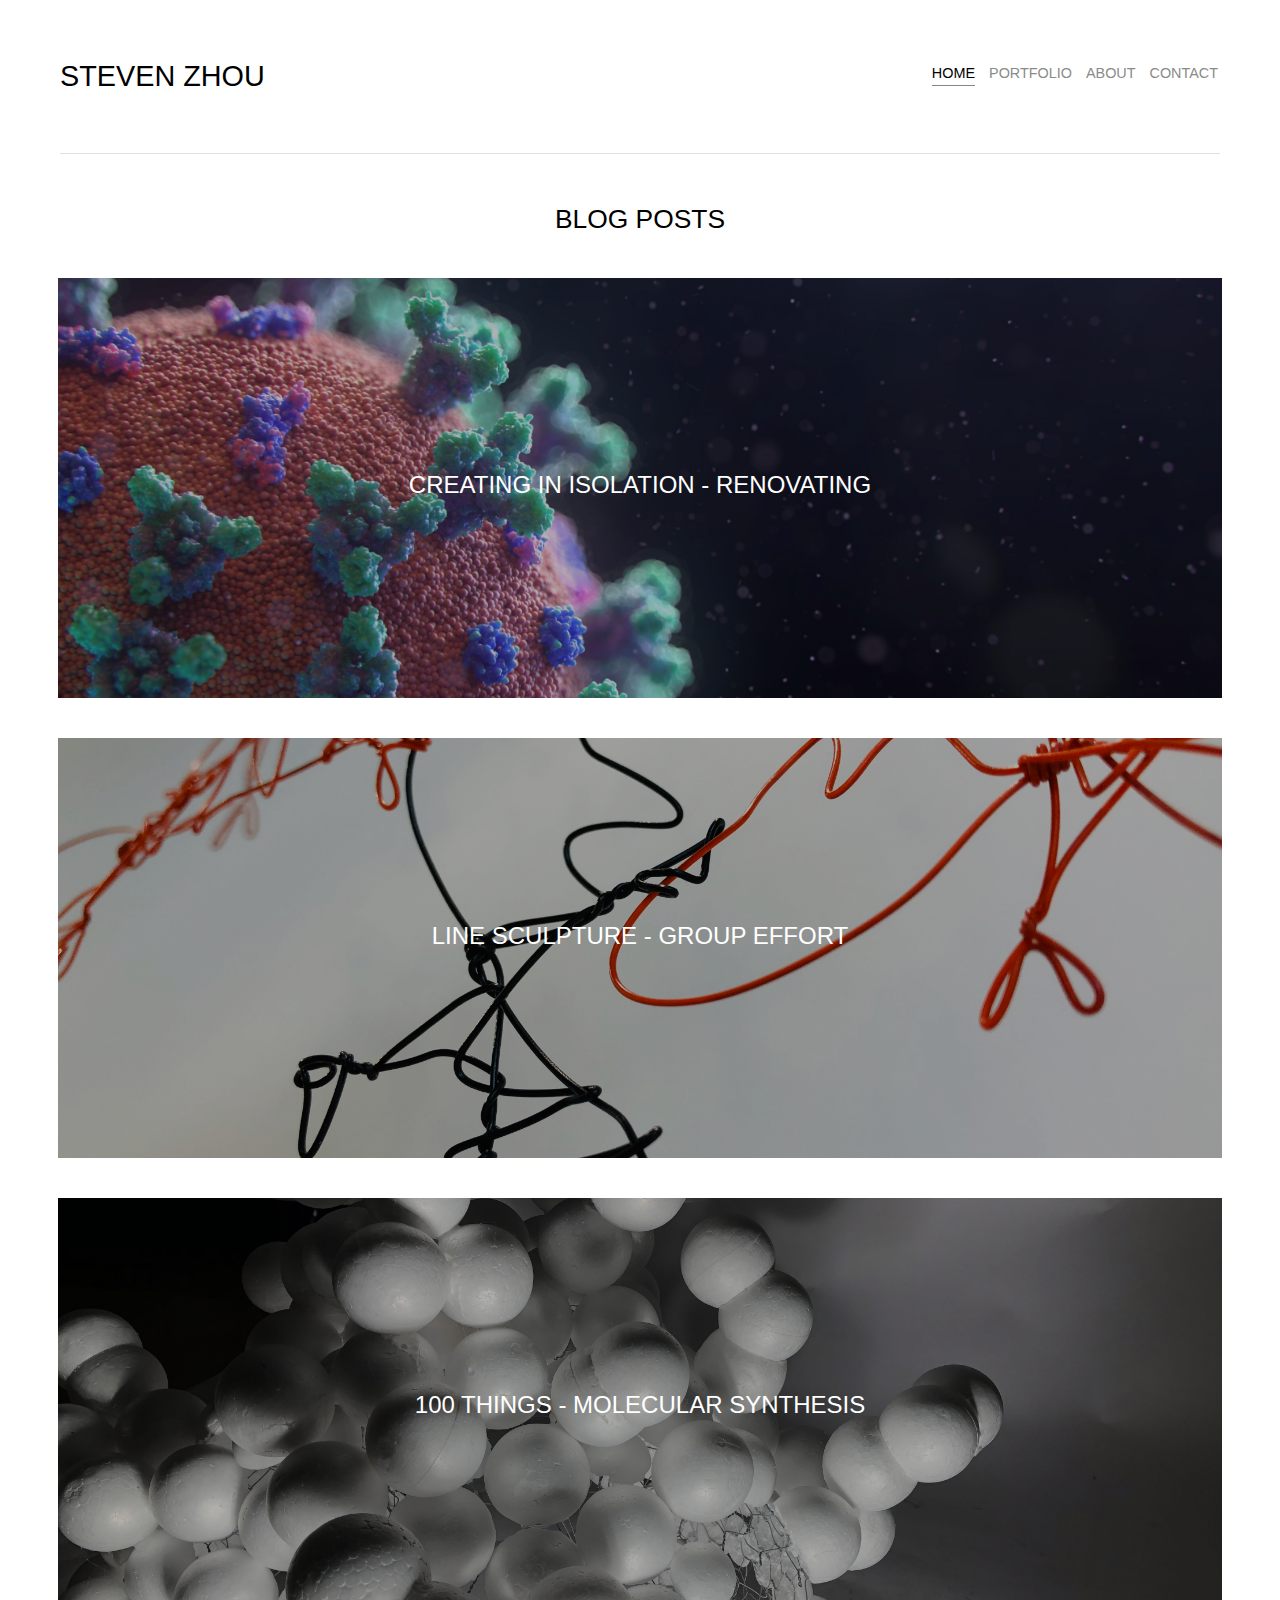
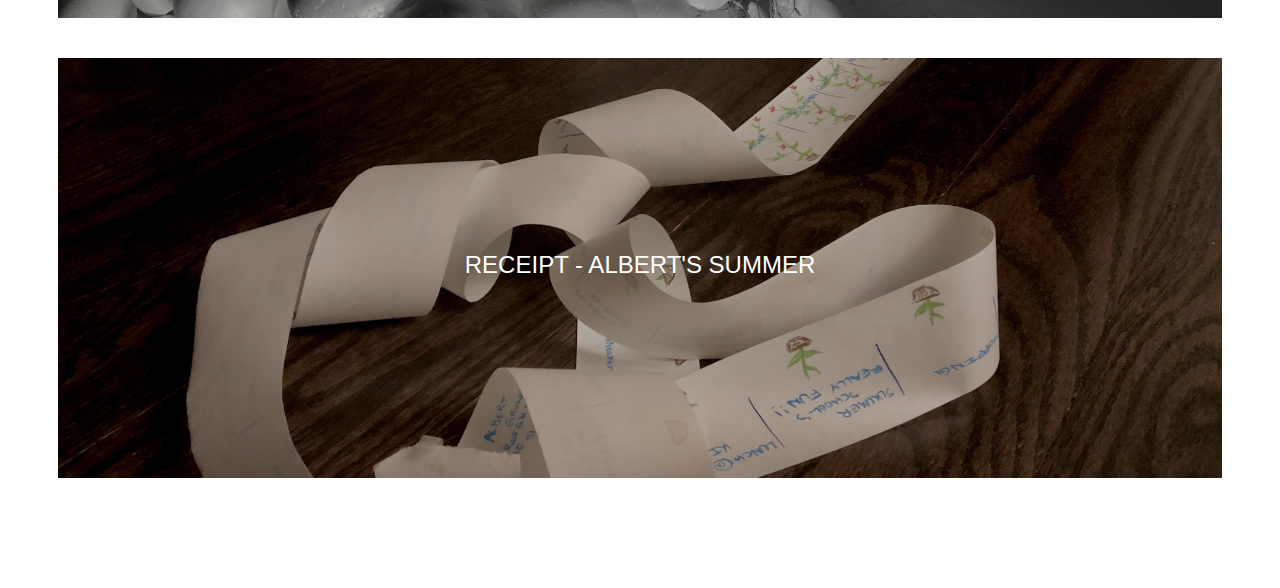
<file: index.html>
<!DOCTYPE html>
<html>
<head>
    <meta charset="utf-8" />
    <title>Steven Zhou</title> <!-- tab title -->
    <link rel="stylesheet" href="styles.css"> <!-- opens styles.css file -->
</head>
<body> <!-- body text -->
    <div class="container">
        <div class="nav-wrapper">
            <div class="left-side"> <!-- creates a grouping on the left -->
                <div class="brand"> <!-- text -->
                    <div>steven zhou</div> <!-- create a name -->
                </div>
            </div>
            <div class="right-side"> <!-- creates a grouping on the right -->
                <div class="nav-link-wrapper active-nav-link"> <!-- link -->
                    <a href="index.html">Home</a> <!-- link to index/home page -->
                </div>
                <div class="nav-link-wrapper"> <!-- link -->
                    <a href="portfolio.html">Portfolio</a> <!-- link to portfolio page -->
                </div>
                <div class="nav-link-wrapper"> <!-- link -->
                    <a href="about.html">About</a> <!-- link to about page -->
                </div>
                <div class="nav-link-wrapper"> <!-- link -->
                    <a href="contact.html">Contact</a> <!-- link to contact page -->
                </div>
            </div>
        </div>
        <div class="content-wrapper">
            <div class="line"></div>
            <div class="blog-posts">
                blog posts
            </div>
            <div class="portfolio-items-wrapper">
                <div class="portfolio-item-wrapper">
                    <div class="portfolio-img-background" style="background-image:url(images/img4.jpg)"></div>
                    <div class="img-text-wrapper">
                        <div class="title">
                            <a href="creatingInIsolation.html">creating in isolation - renovating</a> <!-- link to index/home page -->
                        </div>
                        <div class="subtitle">
                            I once dreamt of staying home all day to do nothing. But once it happened, I realized how boring it actually was.
                        </div>
                        <div class="date">
                            4/5/2020
                        </div>
                    </div>
                    <div class="divider"></div>
                </div>
                <div class="portfolio-item-wrapper">
                    <div class="portfolio-img-background" style="background-image:url(images/img3.jpg)"></div>
                    <div class="img-text-wrapper">
                        <div class="title">
                            <a href="lineSculpture.html">line sculpture - group effort</a> <!-- link to index/home page -->
                        </div>
                        <div class="subtitle">
                            Challenging us to create a 3-D sculptural <em> line drawing </em> using wire, the prompt pushes us to use a mundane, thin medium, to create a well-rendered sculpture that breaks the material’s limitations.
                        </div>
                        <div class="date">
                            2/2/2020
                        </div>
                    </div>
                    <div class="divider"></div>
                </div>
                <div class="portfolio-item-wrapper">
                    <div class="portfolio-img-background" style="background-image:url(images/img2.jpg)"></div>
                    <div class="img-text-wrapper">
                        <div class="title">
                            <a href="100things.html">100 things - molecular synthesis</a> <!-- link to index/home page -->
                        </div>
                        <div class="subtitle">
                            With a prompt that begs for creativity, I was challenged to create a unique and interesting sculpture out of a mundane, everyday object.
                        </div>
                        <div class="date">
                            11/11/2019
                        </div>
                    </div>
                    <div class="divider"></div>
                </div>
                <div class="portfolio-item-wrapper">
                    <div class="portfolio-img-background" style="background-image:url(images/img1.jpg)"></div>
                    <div class="img-text-wrapper">
                        <div class="title">
                            <a href="receipt.html">receipt - albert's summer</a> <!-- link to index/home page -->
                        </div>
                        <div class="subtitle">
                            Given two receipt rolls just days before summer, I was tasked with creating a piece which documents my vacation.
                        </div>
                        <div class="date">
                            10/7/2019
                        </div>
                    </div>
                    <div class="divider"></div>
                </div>
            </div>
        </div>
    </div>
    <div style="margin-top:70px"></div>
</body>
<script> // js after the rest of the html code loads 
    const portfolioItems = document.querySelectorAll('.portfolio-item-wrapper')
    // event listener mouseover
    portfolioItems.forEach(portfolioItem => { // passing in portfolioItem argument
        portfolioItem.addEventListener('mouseover', () => { // mouseover = hover
            console.log(portfolioItem.childNodes[1].classList); // child nodes = nested divs
            portfolioItem.childNodes[1].classList.add('img-darken'); // add img-darken function
        })
    })
    // event listener mouseout 
    portfolioItems.forEach(portfolioItem => { // passing in portfolioItem argument
        portfolioItem.addEventListener('mouseout', () => { // mouseover = hover
            console.log(portfolioItem.childNodes[1].classList); // child nodes = nested divs
            portfolioItem.childNodes[1].classList.remove('img-darken'); // remove img-darken function
        })
    })
</script>
</html>
</file>
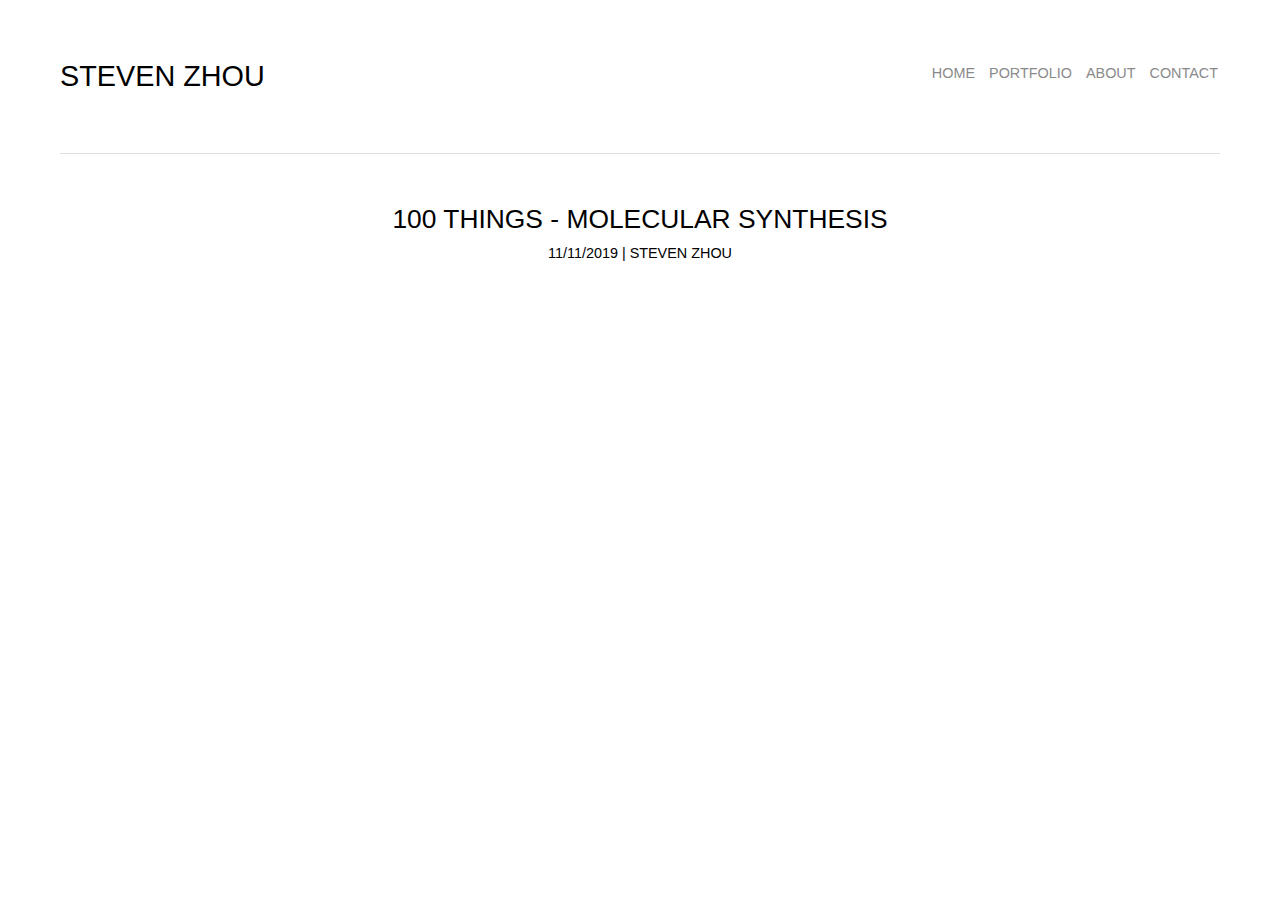
<file: 100things.html>
<!DOCTYPE html>
<html>
<head>
    <meta charset="utf-8" />
    <title>100 Things</title> <!-- tab title -->
    <link rel="stylesheet" href="styles.css"> <!-- opens styles.css file -->
</head>
<body> <!-- body text -->
    <div class="container">
        <div class="nav-wrapper">
            <div class="left-side"> <!-- creates a grouping on the left -->
                <div class="brand"> <!-- text -->
                    <div>steven zhou</div> <!-- create a name -->
                </div>
            </div>
            <div class="right-side"> <!-- creates a grouping on the right -->
                <div class="nav-link-wrapper"> <!-- link -->
                    <a href="index.html">Home</a> <!-- link to index/home page -->
                </div>
                <div class="nav-link-wrapper"> <!-- link -->
                    <a href="portfolio.html">Portfolio</a> <!-- link to portfolio page -->
                </div>
                <div class="nav-link-wrapper"> <!-- link -->
                    <a href="about.html">About</a> <!-- link to about page -->
                </div>
                <div class="nav-link-wrapper"> <!-- link -->
                    <a href="contact.html">Contact</a> <!-- link to contact page -->
                </div>
            </div>
        </div>
        <div class="content-wrapper">
            <div class="line"></div>
            <div class="titles">
                100 things - molecular synthesis 
            </div>
            <div class="date">
                11/11/2019  |  Steven Zhou 
            </div>
        
        </div>
    </div>
    <div style="margin-top:70px"></div>
</body>
</html>
</file>
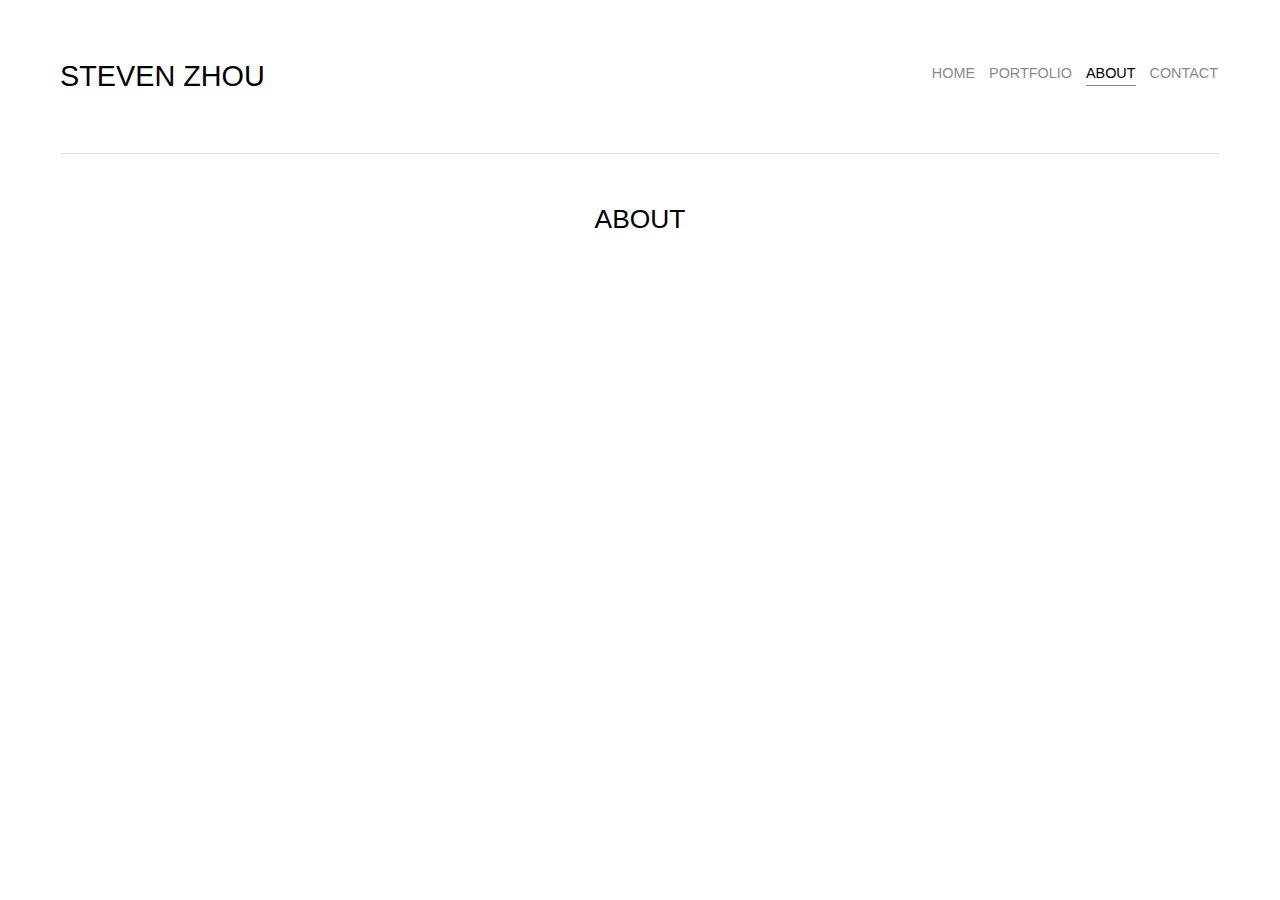
<file: about.html>
<!DOCTYPE html>
<html>
<head>
    <meta charset="utf-8" />
    <title>About</title> <!-- tab title -->
    <link href="https://fonts.googleapis.com/css2?family=Montserrat:wght@100&display=swap" rel="stylesheet">
    <link rel="stylesheet" href="styles.css"> <!-- opens styles.css file -->
</head>
<body> <!-- body text -->
    <div class="container">
        <div class="nav-wrapper">
            <div class="left-side"> <!-- creates a grouping on the left -->
                <div class="brand"> <!-- text -->
                    <div>steven zhou</div> <!-- create a name -->
                </div>
            </div>
            <div class="right-side"> <!-- creates a grouping on the right -->
                <div class="nav-link-wrapper"> <!-- link -->
                    <a href="index.html">Home</a> <!-- link to index/home page -->
                </div>
                <div class="nav-link-wrapper"> <!-- link -->
                    <a href="portfolio.html">Portfolio</a> <!-- link to portfolio page -->
                </div>
                <div class="nav-link-wrapper active-nav-link"> <!-- link -->
                    <a href="about.html">About</a> <!-- link to about page -->
                </div>
                <div class="nav-link-wrapper"> <!-- link -->
                    <a href="contact.html">Contact</a> <!-- link to contact page -->
                </div>
            </div>
        </div>
        <div class="content-wrapper">
            <div class="line"></div>
            <div class="titles">
                about
            </div>
        
        </div>
    </div>
    <div style="margin-top:70px"></div>
</body>
</html>
</file>
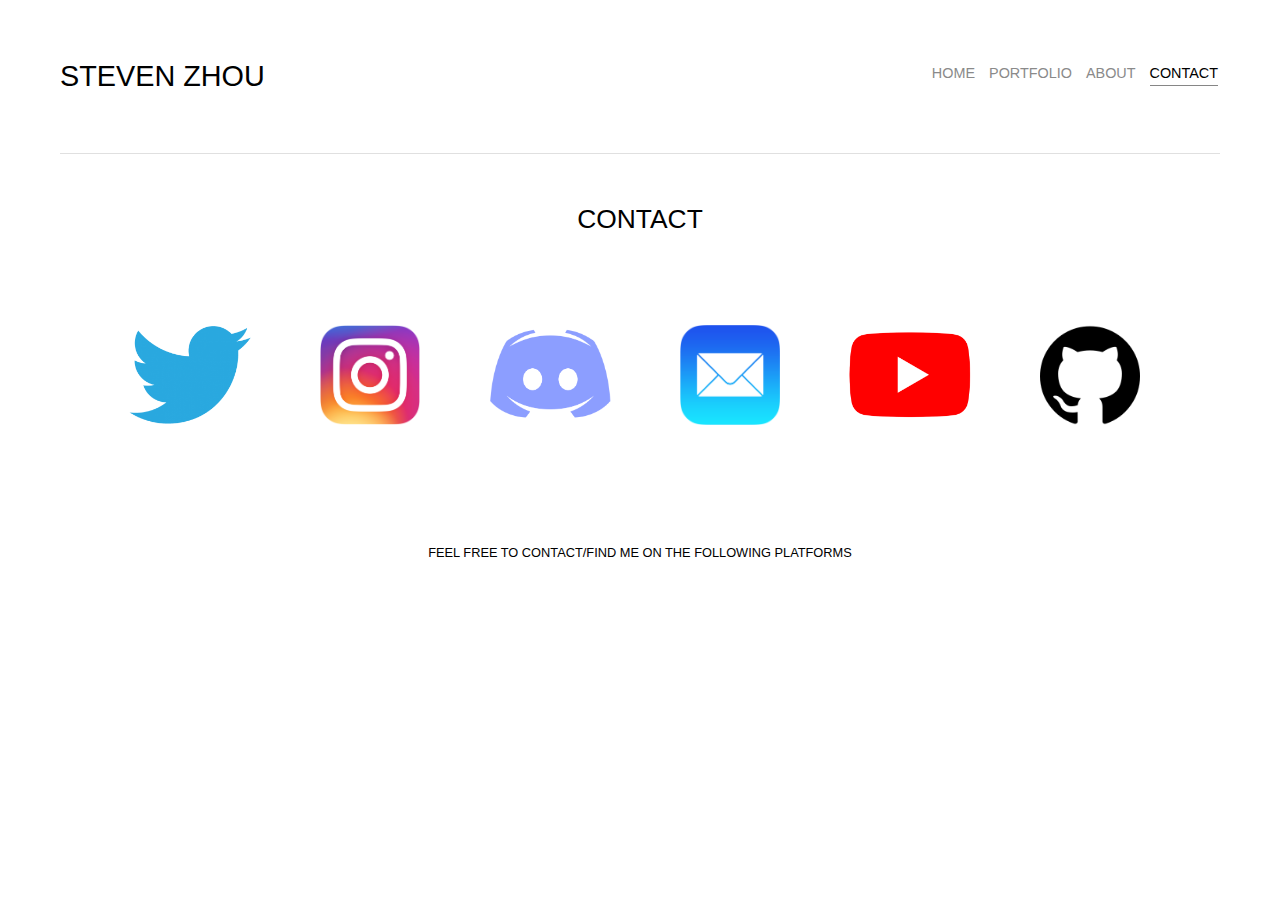
<file: contact.html>
<!DOCTYPE html>
<html>
<head>
    <meta charset="utf-8" />
    <title>Contact</title> <!-- tab title -->
    <link href="https://fonts.googleapis.com/css2?family=Montserrat:wght@100&display=swap" rel="stylesheet">
    <link rel="stylesheet" href="styles.css"> <!-- opens styles.css file -->
</head>
<body> <!-- body text -->
    <div class="container">
        <div class="nav-wrapper">
            <div class="left-side"> <!-- creates a grouping on the left -->
                <div class="brand"> <!-- text -->
                    <div>steven zhou</div> <!-- create a name -->
                </div>
            </div>
            <div class="right-side"> <!-- creates a grouping on the right -->
                <div class="nav-link-wrapper"> <!-- link -->
                    <a href="index.html">Home</a> <!-- link to index/home page -->
                </div>
                <div class="nav-link-wrapper"> <!-- link -->
                    <a href="portfolio.html">Portfolio</a> <!-- link to portfolio page -->
                </div>
                <div class="nav-link-wrapper"> <!-- link -->
                    <a href="about.html">About</a> <!-- link to about page -->
                </div>
                <div class="nav-link-wrapper active-nav-link"> <!-- link -->
                    <a href="contact.html">Contact</a> <!-- link to contact page -->
                </div>
            </div>
        </div>
        <div class="content-wrapper">
            <div class="line"></div>
            <div class="titles">
                contact
            </div>
            <div class="contacts-wrapper">
                <div class="contact-wrapper">
                    <div class="contact-logo">
                        <a href="https://twitter.com/stvn_zh " target="_blank">
                        <img src="logos/twitter.png"/>
                        </a>
                    </div>
                    <div class="logo-text-wrapper">
                        <div class="username">
                            @stvn_zh
                        </div>
                    </div>
                </div>
                <div class="contact-wrapper">
                    <div class="contact-logo">
                        <a href="https://www.instagram.com/stvnzhou/" target="_blank">
                        <img src="logos/instagram.png"/>
                        </a>
                    </div>
                    <div class="logo-text-wrapper">
                        <div class="username">
                            @stvnzhou
                        </div>
                    </div>
                </div>
                <div class="contact-wrapper">
                    <div class="contact-logo">
                        <a href="https://discord.gg/E7DVJMf" target="_blank">
                        <img src="logos/discord.png"/>
                        </a>
                    </div>
                    <div class="logo-text-wrapper">
                        <div class="username">
                            @sbeve#5835
                        </div>
                    </div>
                </div>
                <div class="contact-wrapper">
                    <div class="contact-logo">
                        <a href="mailto:stvnzh1228@gmail.com" target="_blank">
                        <img src="logos/email.png"/>
                        </a>
                    </div>
                    <div class="logo-text-wrapper">
                        <div class="username">
                            stvnzh1228@gmail.com
                        </div>
                    </div>
                </div>
                <div class="contact-wrapper">
                    <div class="contact-logo">
                        <a href="https://www.youtube.com/channel/UC0kYVkqCst5k4bVUVU_0FGw" target="_blank">
                        <img src="logos/youtube.png"/>
                        </a>
                    </div>
                    <div class="logo-text-wrapper">
                        <div class="username">
                            Steven Joe
                        </div>
                    </div>
                </div>
                <div class="contact-wrapper">
                    <div class="contact-logo">
                        <a href="https://github.com/stvnzhou1228" target="_blank">
                        <img src="logos/github.png"/>
                        </a>
                    </div>
                    <div class="logo-text-wrapper">
                        <div class="username">
                            @stvnzhou1228
                        </div>
                    </div>
                </div>
            </div>
            <div>
                <div class="contact-text">
                    Feel free to contact/find me on the following platforms
                </div>
            </div>
        </div>
    </div>
</body>
</html>
</file>
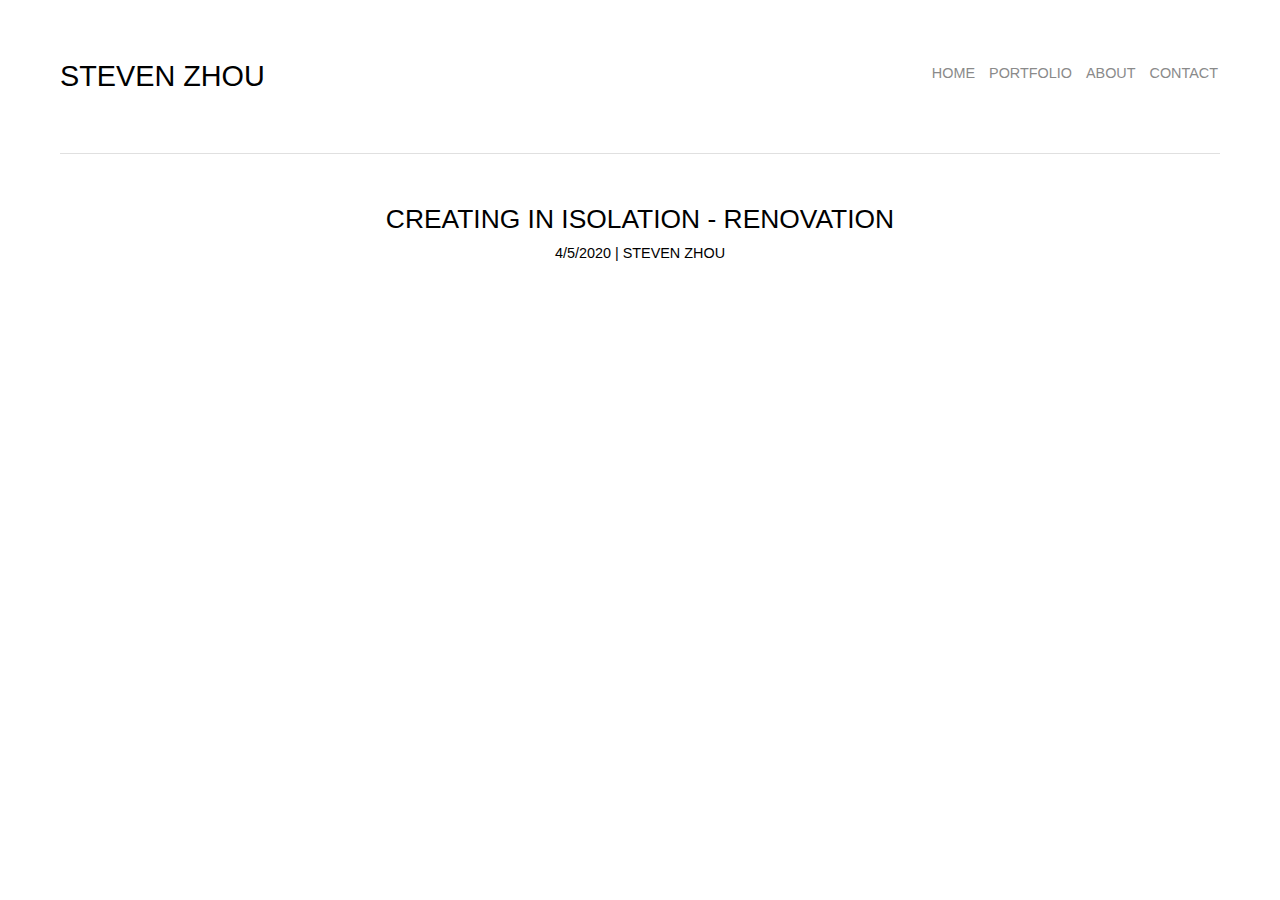
<file: creatingInIsolation.html>
<!DOCTYPE html>
<html>
<head>
    <meta charset="utf-8" />
    <title>Creating In Isolation</title> <!-- tab title -->
    <link rel="stylesheet" href="styles.css"> <!-- opens styles.css file -->
</head>
<body> <!-- body text -->
    <div class="container">
        <div class="nav-wrapper">
            <div class="left-side"> <!-- creates a grouping on the left -->
                <div class="brand"> <!-- text -->
                    <div>steven zhou</div> <!-- create a name -->
                </div>
            </div>
            <div class="right-side"> <!-- creates a grouping on the right -->
                <div class="nav-link-wrapper"> <!-- link -->
                    <a href="index.html">Home</a> <!-- link to index/home page -->
                </div>
                <div class="nav-link-wrapper"> <!-- link -->
                    <a href="portfolio.html">Portfolio</a> <!-- link to portfolio page -->
                </div>
                <div class="nav-link-wrapper"> <!-- link -->
                    <a href="about.html">About</a> <!-- link to about page -->
                </div>
                <div class="nav-link-wrapper"> <!-- link -->
                    <a href="contact.html">Contact</a> <!-- link to contact page -->
                </div>
            </div>
        </div>
        <div class="content-wrapper">
            <div class="line"></div>
            <div class="titles">
                creating in isolation - renovation  
            </div>
            <div class="date">
                4/5/2020  |  Steven Zhou 
            </div>
        
        </div>
    </div>
    <div style="margin-top:70px"></div>
</body>
</html>
</file>
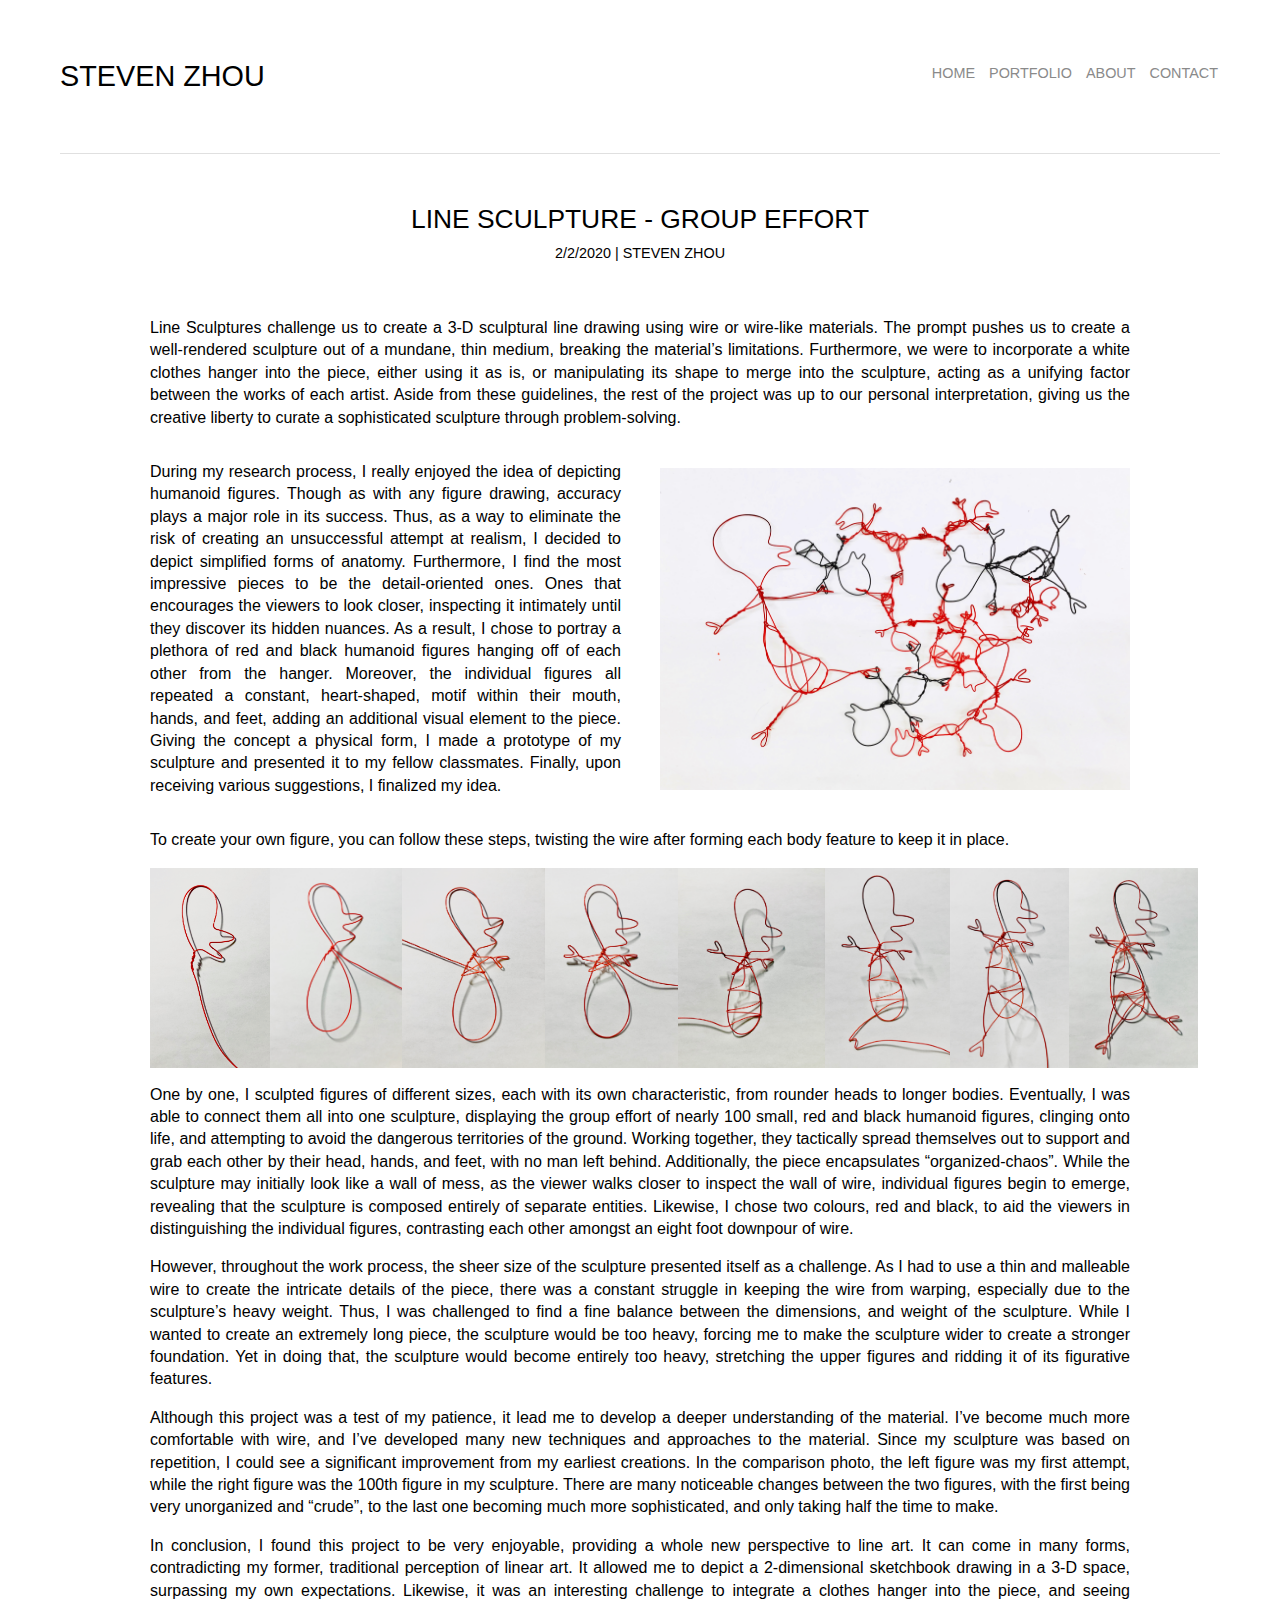
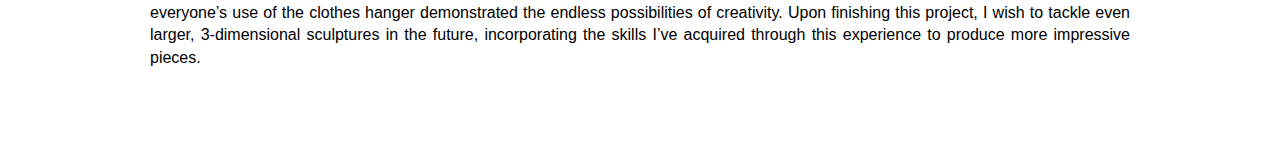
<file: Line Sculpture.htm>
<!DOCTYPE html>
<!-- saved from url=(0055)file:///Users/steven/Desktop/Website/lineSculpture.html -->
<html><head><meta http-equiv="Content-Type" content="text/html; charset=UTF-8">
    
    <title>Line Sculpture</title> <!-- tab title -->
    <link rel="stylesheet" href="./Line Sculpture_files/styles.css"> <!-- opens styles.css file -->
</head>
<body> <!-- body text -->
    <div class="container">
        <div class="nav-wrapper">
            <div class="left-side"> <!-- creates a grouping on the left -->
                <div class="brand"> <!-- text -->
                    <div>steven zhou</div> <!-- create a name -->
                </div>
            </div>
            <div class="right-side"> <!-- creates a grouping on the right -->
                <div class="nav-link-wrapper"> <!-- link -->
                    <a href="file:///Users/steven/Desktop/Website/index.html">Home</a> <!-- link to index/home page -->
                </div>
                <div class="nav-link-wrapper"> <!-- link -->
                    <a href="file:///Users/steven/Desktop/Website/portfolio.html">Portfolio</a> <!-- link to portfolio page -->
                </div>
                <div class="nav-link-wrapper"> <!-- link -->
                    <a href="file:///Users/steven/Desktop/Website/about.html">About</a> <!-- link to about page -->
                </div>
                <div class="nav-link-wrapper"> <!-- link -->
                    <a href="file:///Users/steven/Desktop/Website/contact.html">Contact</a> <!-- link to contact page -->
                </div>
            </div>
        </div>
        <div class="content-wrapper">
            <div class="line"></div>
            <div class="titles">
                line sculpture - group effort
            </div>
            <div class="date">
                2/2/2020  |  Steven Zhou 
            </div>
            <div class="post">
                <div class="blog-post-paragraphs">
                    <p>Line Sculptures challenge us to create a 3-D sculptural line drawing using wire or wire-like materials. The prompt pushes us to create a well-rendered sculpture out of a mundane, thin medium, breaking the material’s limitations. Furthermore, we were to incorporate a white clothes hanger into the piece, either using it as is, or manipulating its shape to merge into the sculpture, acting as a unifying factor between the works of each artist. Aside from these guidelines, the rest of the project was up to our personal interpretation, giving us the creative liberty to curate a sophisticated sculpture through problem-solving.</p>
                    <div class="side-by-side">
                        <div class="left-text"></div><p>During my research process, I really enjoyed the idea of depicting humanoid figures. Though as with any figure drawing, accuracy plays a major role in its success. Thus, as a way to eliminate the risk of creating an unsuccessful attempt at realism, I decided to depict simplified forms of anatomy. Furthermore, I find the most impressive pieces to be the detail-oriented ones. Ones that encourages the viewers to look closer, inspecting it intimately until they discover its hidden nuances. As a result, I chose to portray a plethora of red and black humanoid figures hanging off of each other from the hanger. Moreover, the individual figures all repeated a constant, heart-shaped, motif within their mouth, hands, and feet, adding an additional visual element to the piece. Giving the concept a physical form, I made a prototype of my sculpture and presented it to my fellow classmates. Finally, upon receiving various suggestions, I finalized my idea.</p>
                        <div class="space-between"></div>
                        <div class="lineSculptureImages">
                            <div class="right-image">
                                <div class="protoype">
                                    <img src="./Line Sculpture_files/prototype.jpg">
                                </div>
                            </div>
                        </div>
                    </div>
                    <p>To create your own figure, you can follow these steps, twisting the wire after forming each body feature to keep it in place.</p>
                    <div class="panels">
                        <div class="panel"><img src="./Line Sculpture_files/p1.jpg"></div>
                        <div class="panel"><img src="./Line Sculpture_files/p2.jpg"></div>
                        <div class="panel"><img src="./Line Sculpture_files/p3.jpg"></div>
                        <div class="panel"><img src="./Line Sculpture_files/p4.jpg"></div>
                        <div class="panel"><img src="./Line Sculpture_files/p5.jpg"></div>
                        <div class="panel"><img src="./Line Sculpture_files/p6.jpg"></div>
                        <div class="panel"><img src="./Line Sculpture_files/p7.jpg"></div>
                        <div class="panel"><img src="./Line Sculpture_files/p8.jpg"></div>
                    </div>
                    <p>One by one, I sculpted figures of different sizes, each with its own characteristic, from rounder heads to longer bodies. Eventually, I was able to connect them all into one sculpture, displaying the group effort of nearly 100 small, red and black humanoid figures, clinging onto life, and  attempting to avoid the dangerous territories of the ground. Working together, they tactically spread themselves out to support and grab each other by their head, hands, and feet, with no man left behind. Additionally, the piece encapsulates “organized-chaos”. While the sculpture may initially look like a wall of mess, as the viewer walks closer to inspect the wall of wire, individual figures begin to emerge, revealing that the sculpture is composed entirely of separate entities. Likewise, I chose two colours, red and black, to aid the viewers in distinguishing the individual figures, contrasting each other amongst an eight foot downpour of wire.</p>
                    <p>However, throughout the work process, the sheer size of the sculpture presented itself as a challenge. As I had to use a thin and malleable wire to create the intricate details of the piece, there was a constant struggle in keeping the wire from warping, especially due to the sculpture’s heavy weight. Thus, I was challenged to find a fine balance between the dimensions, and weight of the sculpture. While I wanted to create an extremely long piece, the sculpture would be too heavy, forcing me to make the sculpture wider to create a stronger foundation. Yet in doing that, the sculpture would become entirely too heavy, stretching the upper figures and ridding it of its figurative features. </p>
                    <p>Although this project was a test of my patience, it lead me to develop a deeper understanding of the material. I’ve become much more comfortable with wire, and I’ve developed many new techniques and approaches to the material. Since my sculpture was based on repetition, I could see a significant improvement from my earliest creations. In the comparison photo, the left figure was my first attempt, while the right figure was the 100th figure in my sculpture. There are many noticeable changes between the two figures, with the first being very unorganized and “crude”, to the last one becoming much more sophisticated, and only taking half the time to make.</p>
                    <p>In conclusion, I found this project to be very enjoyable, providing a whole new perspective to line art. It can come in many forms, contradicting my former, traditional perception of linear art. It allowed me to depict a 2-dimensional sketchbook drawing in a 3-D space, surpassing my own expectations. Likewise, it was an interesting challenge to integrate a clothes hanger into the piece, and seeing everyone’s use of the clothes hanger demonstrated the endless possibilities of creativity. Upon finishing this project, I wish to tackle even larger, 3-dimensional sculptures in the future, incorporating the skills I’ve acquired through this experience to produce more impressive pieces.</p>
                    
                </div>
            </div>
        </div>
    </div>
    <div style="margin-top:70px"></div>

<script>
    const portfolioItems = document.querySelectorAll('.lineSculptureImages')
    portfolioItems.forEach(portfolioItem => { 
        portfolioItem.addEventListener('mouseover', () => { 
            console.log(portfolioItem.childNodes[1].classList); 
            portfolioItem.childNodes[1].classList.add('img-darken'); 
        })
    }) 
    portfolioItems.forEach(portfolioItem => {
        portfolioItem.addEventListener('mouseout', () => {
            console.log(portfolioItem.childNodes[1].classList);
            portfolioItem.childNodes[1].classList.remove('img-darken');
        })
    })
</script>
</body></html>
</file>
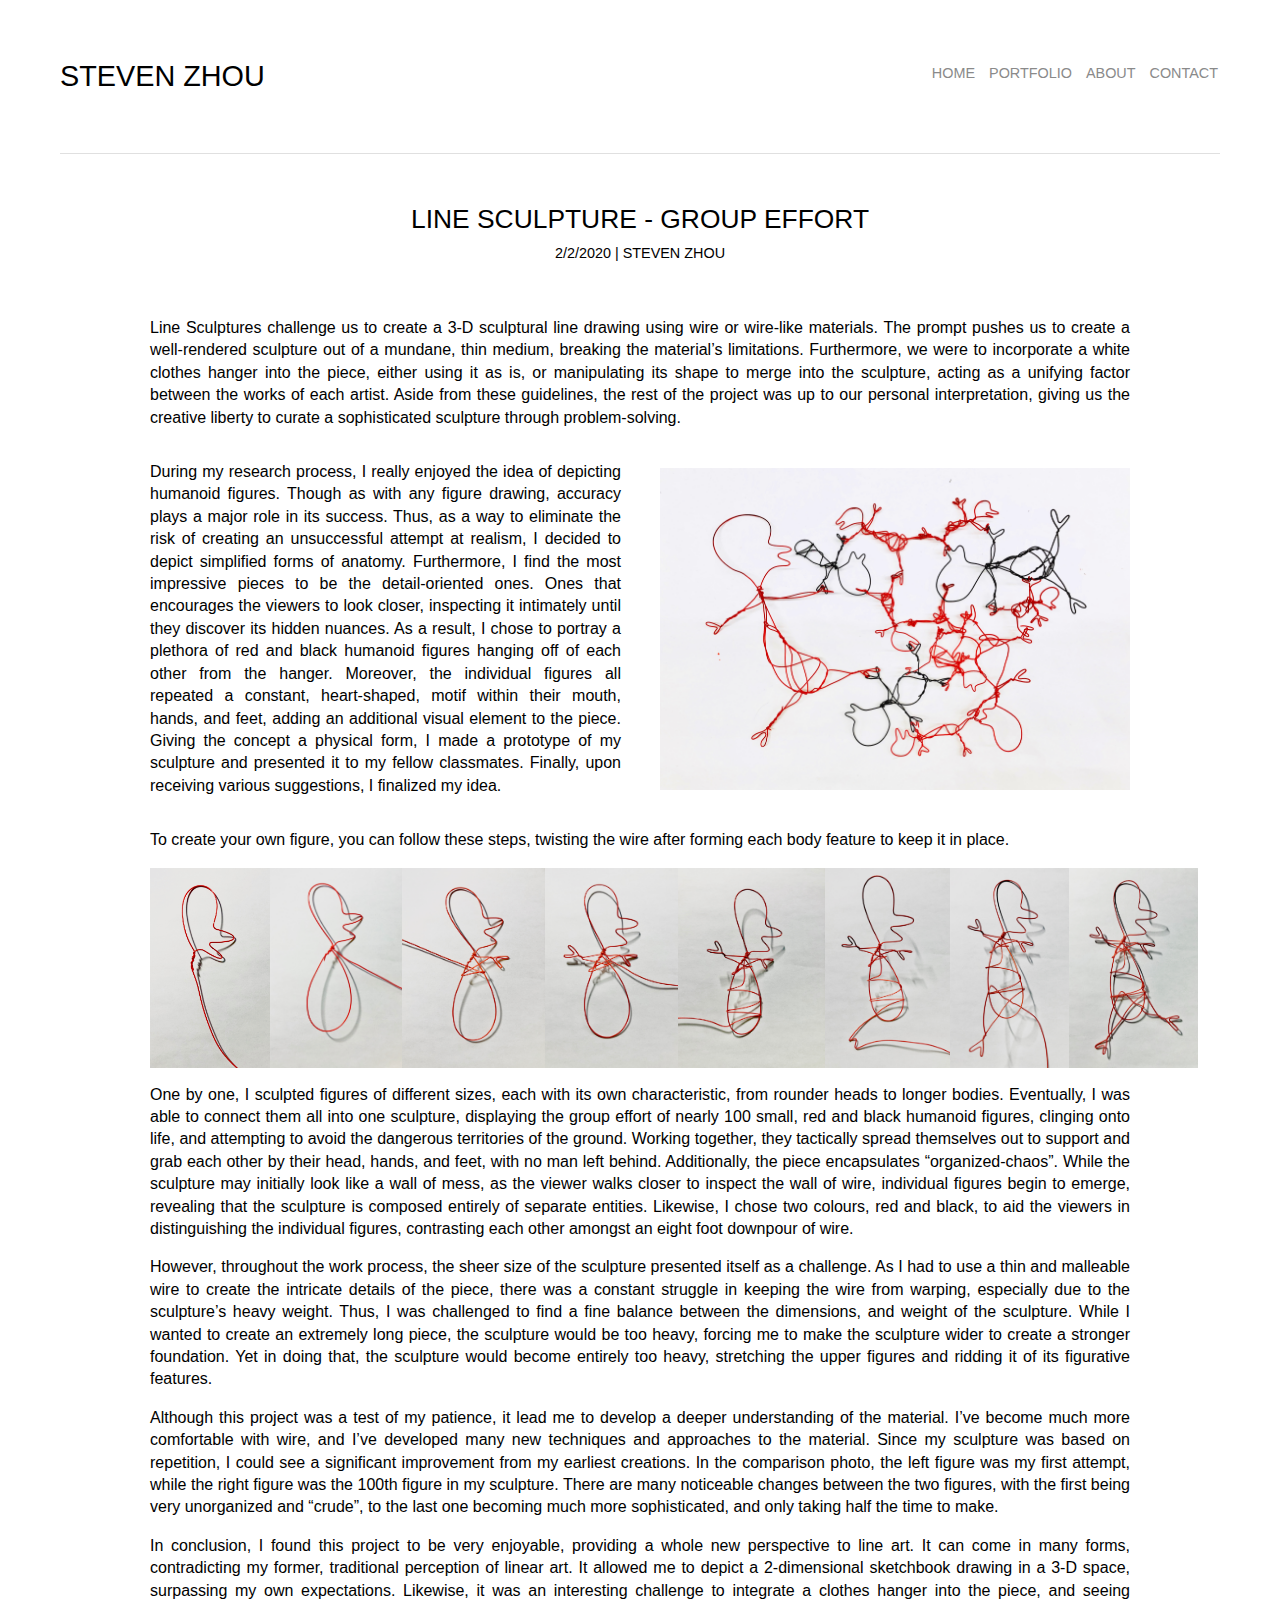
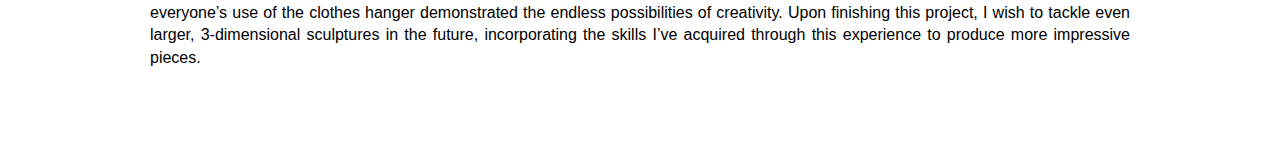
<file: lineSculpture.html>
<!DOCTYPE html>
<html>
<head>
    <meta charset="utf-8" />
    <title>Line Sculpture</title> <!-- tab title -->
    <link rel="stylesheet" href="styles.css"> <!-- opens styles.css file -->
</head>
<body> <!-- body text -->
    <div class="container">
        <div class="nav-wrapper">
            <div class="left-side"> <!-- creates a grouping on the left -->
                <div class="brand"> <!-- text -->
                    <div>steven zhou</div> <!-- create a name -->
                </div>
            </div>
            <div class="right-side"> <!-- creates a grouping on the right -->
                <div class="nav-link-wrapper"> <!-- link -->
                    <a href="index.html">Home</a> <!-- link to index/home page -->
                </div>
                <div class="nav-link-wrapper"> <!-- link -->
                    <a href="portfolio.html">Portfolio</a> <!-- link to portfolio page -->
                </div>
                <div class="nav-link-wrapper"> <!-- link -->
                    <a href="about.html">About</a> <!-- link to about page -->
                </div>
                <div class="nav-link-wrapper"> <!-- link -->
                    <a href="contact.html">Contact</a> <!-- link to contact page -->
                </div>
            </div>
        </div>
        <div class="content-wrapper">
            <div class="line"></div>
            <div class="titles">
                line sculpture - group effort
            </div>
            <div class="date">
                2/2/2020  |  Steven Zhou 
            </div>
            <div class="post">
                <div class="blog-post-paragraphs">
                    <p>Line Sculptures challenge us to create a 3-D sculptural line drawing using wire or wire-like materials. The prompt pushes us to create a well-rendered sculpture out of a mundane, thin medium, breaking the material’s limitations. Furthermore, we were to incorporate a white clothes hanger into the piece, either using it as is, or manipulating its shape to merge into the sculpture, acting as a unifying factor between the works of each artist. Aside from these guidelines, the rest of the project was up to our personal interpretation, giving us the creative liberty to curate a sophisticated sculpture through problem-solving.</p>
                    <div class="side-by-side">
                        <div class="left-text"></div><p>During my research process, I really enjoyed the idea of depicting humanoid figures. Though as with any figure drawing, accuracy plays a major role in its success. Thus, as a way to eliminate the risk of creating an unsuccessful attempt at realism, I decided to depict simplified forms of anatomy. Furthermore, I find the most impressive pieces to be the detail-oriented ones. Ones that encourages the viewers to look closer, inspecting it intimately until they discover its hidden nuances. As a result, I chose to portray a plethora of red and black humanoid figures hanging off of each other from the hanger. Moreover, the individual figures all repeated a constant, heart-shaped, motif within their mouth, hands, and feet, adding an additional visual element to the piece. Giving the concept a physical form, I made a prototype of my sculpture and presented it to my fellow classmates. Finally, upon receiving various suggestions, I finalized my idea.</p>
                        <div class="space-between"></div>
                        <div class="lineSculptureImages">
                            <div class="lineSculptureImage">
                                <div class="protoype">
                                    <img src="100things/prototype.jpg"/>
                                </div>
                            </div>
                            <p>prototype</p>
                        </div>
                    </div>
                    <p>To create your own figure, you can follow these steps, twisting the wire after forming each body feature to keep it in place.</p>
                    <div class="panels">
                        <div class="panel"><img src="100things/p1.jpg"/></div>
                        <div class="panel"><img src="100things/p2.jpg"/></div>
                        <div class="panel"><img src="100things/p3.jpg"/></div>
                        <div class="panel"><img src="100things/p4.jpg"/></div>
                        <div class="panel"><img src="100things/p5.jpg"/></div>
                        <div class="panel"><img src="100things/p6.jpg"/></div>
                        <div class="panel"><img src="100things/p7.jpg"/></div>
                        <div class="panel"><img src="100things/p8.jpg"/></div>
                    </div>
                    <p>One by one, I sculpted figures of different sizes, each with its own characteristic, from rounder heads to longer bodies. Eventually, I was able to connect them all into one sculpture, displaying the group effort of nearly 100 small, red and black humanoid figures, clinging onto life, and  attempting to avoid the dangerous territories of the ground. Working together, they tactically spread themselves out to support and grab each other by their head, hands, and feet, with no man left behind. Additionally, the piece encapsulates “organized-chaos”. While the sculpture may initially look like a wall of mess, as the viewer walks closer to inspect the wall of wire, individual figures begin to emerge, revealing that the sculpture is composed entirely of separate entities. Likewise, I chose two colours, red and black, to aid the viewers in distinguishing the individual figures, contrasting each other amongst an eight foot downpour of wire.</p>
                    <p>However, throughout the work process, the sheer size of the sculpture presented itself as a challenge. As I had to use a thin and malleable wire to create the intricate details of the piece, there was a constant struggle in keeping the wire from warping, especially due to the sculpture’s heavy weight. Thus, I was challenged to find a fine balance between the dimensions, and weight of the sculpture. While I wanted to create an extremely long piece, the sculpture would be too heavy, forcing me to make the sculpture wider to create a stronger foundation. Yet in doing that, the sculpture would become entirely too heavy, stretching the upper figures and ridding it of its figurative features. </p>
                    <p>Although this project was a test of my patience, it lead me to develop a deeper understanding of the material. I’ve become much more comfortable with wire, and I’ve developed many new techniques and approaches to the material. Since my sculpture was based on repetition, I could see a significant improvement from my earliest creations. In the comparison photo, the left figure was my first attempt, while the right figure was the 100th figure in my sculpture. There are many noticeable changes between the two figures, with the first being very unorganized and “crude”, to the last one becoming much more sophisticated, and only taking half the time to make.</p>
                    <p>In conclusion, I found this project to be very enjoyable, providing a whole new perspective to line art. It can come in many forms, contradicting my former, traditional perception of linear art. It allowed me to depict a 2-dimensional sketchbook drawing in a 3-D space, surpassing my own expectations. Likewise, it was an interesting challenge to integrate a clothes hanger into the piece, and seeing everyone’s use of the clothes hanger demonstrated the endless possibilities of creativity. Upon finishing this project, I wish to tackle even larger, 3-dimensional sculptures in the future, incorporating the skills I’ve acquired through this experience to produce more impressive pieces.</p>
                </div>
            </div>
        </div>
    </div>
    <div style="margin-top:70px"></div>
</body>
<script>
    const portfolioItems = document.querySelectorAll('.lineSculptureImage')
    portfolioItems.forEach(portfolioItem => { 
        portfolioItem.addEventListener('mouseover', () => { 
            console.log(portfolioItem.childNodes[1].classList); 
            portfolioItem.childNodes[1].classList.add('img-darken'); 
        })
    }) 
    portfolioItems.forEach(portfolioItem => {
        portfolioItem.addEventListener('mouseout', () => {
            console.log(portfolioItem.childNodes[1].classList);
            portfolioItem.childNodes[1].classList.remove('img-darken');
        })
    })
</script>
</html>
</file>
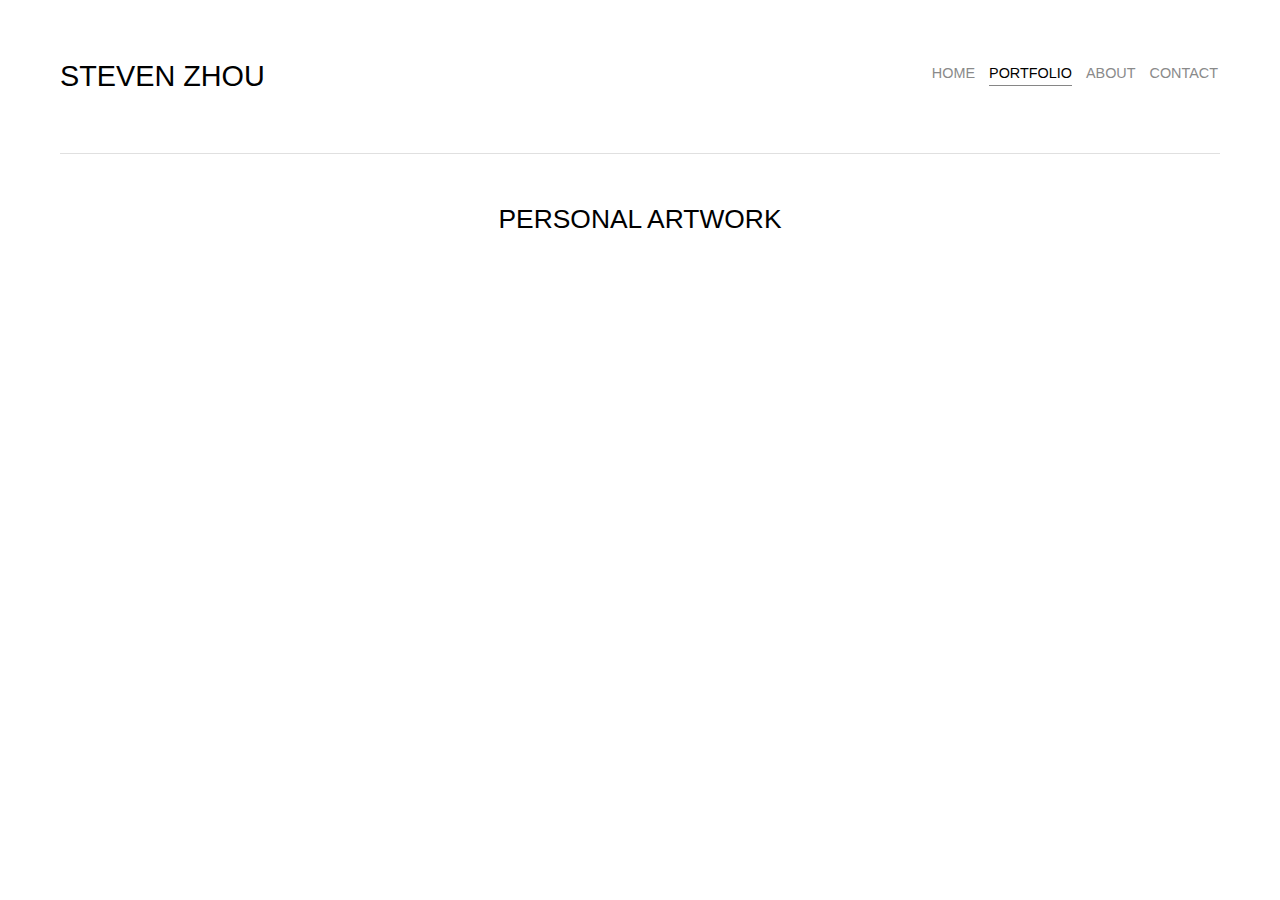
<file: personalArtwork.html>
<!DOCTYPE html>
<html>
<head>
    <meta charset="utf-8" />
    <title>Personal Artwork</title> <!-- tab title -->
    <link rel="stylesheet" href="styles.css"> <!-- opens styles.css file -->
</head>
<body> <!-- body text -->
    <div class="container">
        <div class="nav-wrapper">
            <div class="left-side"> <!-- creates a grouping on the left -->
                <div class="brand"> <!-- text -->
                    <div>steven zhou</div> <!-- create a name -->
                </div>
            </div>
            <div class="right-side"> <!-- creates a grouping on the right -->
                <div class="nav-link-wrapper"> <!-- link -->
                    <a href="index.html">Home</a> <!-- link to index/home page -->
                </div>
                <div class="nav-link-wrapper active-nav-link"> <!-- link -->
                    <a href="portfolio.html">Portfolio</a> <!-- link to portfolio page -->
                </div>
                <div class="nav-link-wrapper"> <!-- link -->
                    <a href="about.html">About</a> <!-- link to about page -->
                </div>
                <div class="nav-link-wrapper"> <!-- link -->
                    <a href="contact.html">Contact</a> <!-- link to contact page -->
                </div>
            </div>
        </div>
        <div class="content-wrapper">
            <div class="line"></div>
            <div class="titles">
                personal artwork
            </div>
        
        </div>
    </div>
    <div style="margin-top:70px"></div>
</body>
</html>
</file>
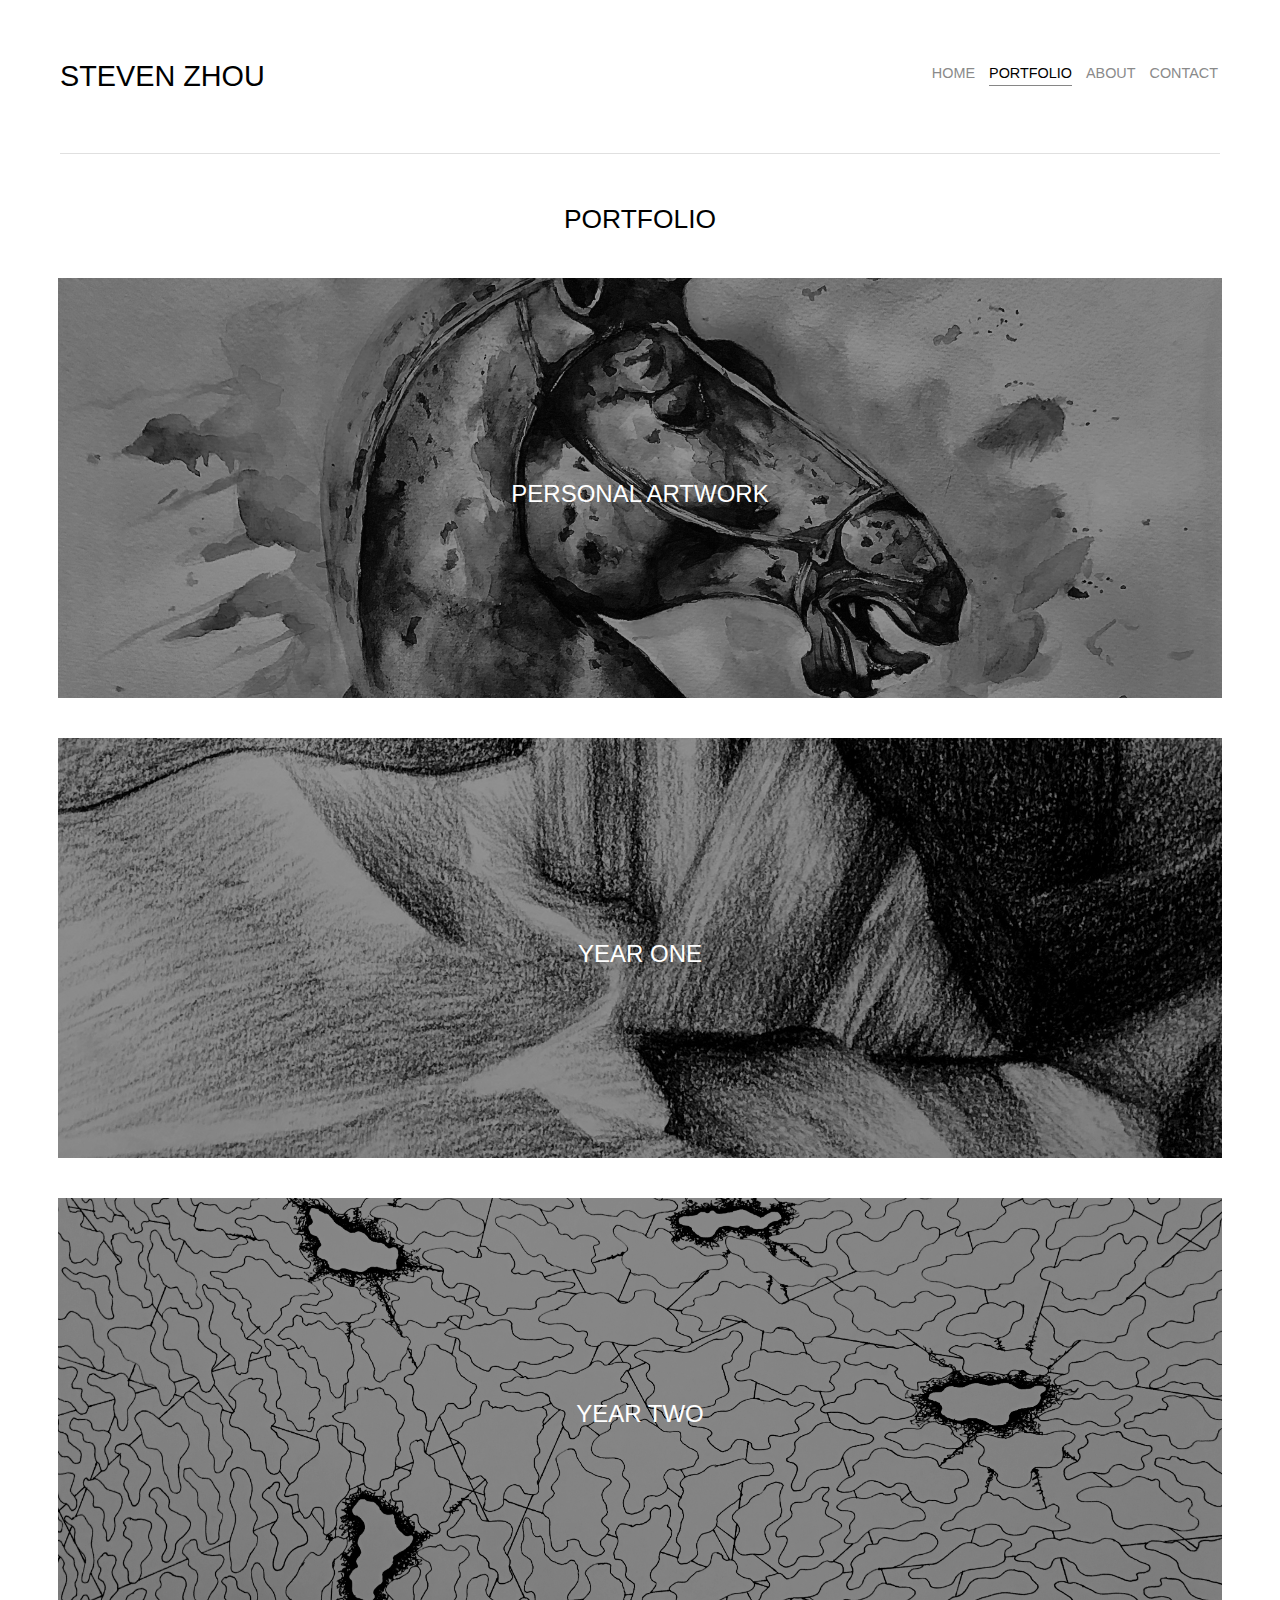
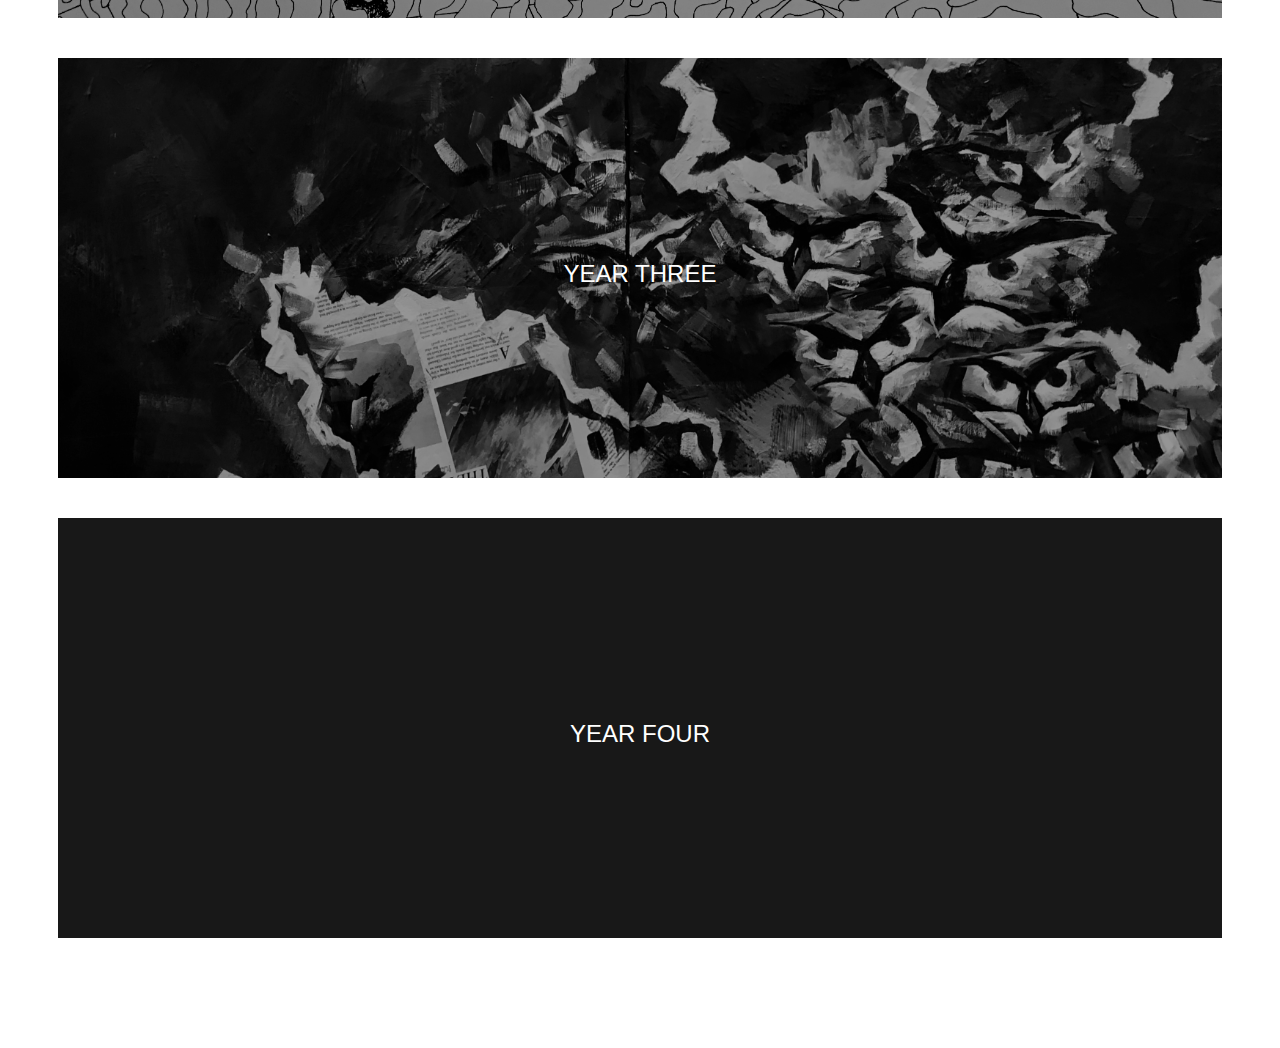
<file: portfolio.html>
<!DOCTYPE html>
<html>
<head>
    <meta charset="utf-8" />
    <title>Portfolio</title> <!-- tab title -->
    <link rel="stylesheet" href="styles.css"> <!-- opens styles.css file -->
</head>
<body> <!-- body text -->
    <div class="container">
        <div class="nav-wrapper">
            <div class="left-side"> <!-- creates a grouping on the left -->
                <div class="brand"> <!-- text -->
                    <div>steven zhou</div> <!-- create a name -->
                </div>
            </div>
            <div class="right-side"> <!-- creates a grouping on the right -->
                <div class="nav-link-wrapper"> <!-- link -->
                    <a href="index.html">Home</a> <!-- link to index/home page -->
                </div>
                <div class="nav-link-wrapper active-nav-link"> <!-- link -->
                    <a href="portfolio.html">Portfolio</a> <!-- link to portfolio page -->
                </div>
                <div class="nav-link-wrapper"> <!-- link -->
                    <a href="about.html">About</a> <!-- link to about page -->
                </div>
                <div class="nav-link-wrapper"> <!-- link -->
                    <a href="contact.html">Contact</a> <!-- link to contact page -->
                </div>
            </div>
        </div>
        <div class="content-wrapper">
            <div class="line"></div>
            <div class="blog-posts">
                portfolio
            </div>
            <div class="portfolio-items-wrapper">
                <div class="portfolio-item-wrapper">
                    <div class="portfolio-img-background-darker" style="background-image:url(portfolio/personalArtwork/mainPersonal.jpg)"></div>
                    <div class="img-text-wrapper">
                        <div class="title">
                            <a href="personalArtwork.html">Personal Artwork</a>
                        </div>
                        <div class="subtitle">
                            A Collection of Personal Work 
                        </div>
                    </div>
                    <div class="divider"></div>
                </div>
                <div class="portfolio-item-wrapper">
                    <div class="portfolio-img-background-darker" style="background-image:url(portfolio/yearOne/mainOne.jpg)"></div>
                    <div class="img-text-wrapper">
                        <div class="title">
                            <a href="yearOne.html">Year One</a>
                        </div>
                        <div class="subtitle">
                            A Collection of Artwork done during my First Year in the Claude Watson Program
                        </div>
                    </div>
                    <div class="divider"></div>
                </div>
                <div class="portfolio-item-wrapper">
                    <div class="portfolio-img-background-darker" style="background-image:url(portfolio/yearTwo/mainTwo.jpg)"></div>
                    <div class="img-text-wrapper">
                        <div class="title">
                            <a href="yearTwo.html">Year Two</a>
                        </div>
                        <div class="subtitle">
                            A Collection of Artwork done during my Second Year in the Claude Watson Program
                        </div>
                    </div>
                    <div class="divider"></div>
                </div>
                <div class="portfolio-item-wrapper">
                    <div class="portfolio-img-background-darker" style="background-image:url(portfolio/yearThree/mainThree.jpg)"></div>
                    <div class="img-text-wrapper">
                        <div class="title">
                            <a href="yearThree.html">Year Three</a>
                        </div>
                        <div class="subtitle">
                            A Collection of Artwork done during my Third Year in the Claude Watson Program
                        </div>
                    </div>
                    <div class="divider"></div>
                </div>
                <div class="portfolio-item-wrapper">
                    <div class="portfolio-img-background-darker" style="background-image:url(portfolio/yearFour/mainFour.jpg)"></div>
                    <div class="img-text-wrapper">
                        <div class="title">
                            <a href="yearFour.html">Year Four</a>
                        </div>
                        <div class="subtitle">
                            A Collection of Artwork done during my Fourth Year in the Claude Watson Program
                        </div>
                    </div>
                    <div class="divider"></div>
                </div>
            </div>
        </div>
    </div>
    <div style="margin-top:70px"></div>
</body>
<script> // js after the rest of the html code loads 
    const portfolioItems = document.querySelectorAll('.portfolio-item-wrapper')
    // event listener mouseover
    portfolioItems.forEach(portfolioItem => { // passing in portfolioItem argument
        portfolioItem.addEventListener('mouseover', () => { // mouseover = hover
            console.log(portfolioItem.childNodes[1].classList); // child nodes = nested divs
            portfolioItem.childNodes[1].classList.add('img-darken-darker'); // add img-darken function
        })
    })
    // event listener mouseout 
    portfolioItems.forEach(portfolioItem => { // passing in portfolioItem argument
        portfolioItem.addEventListener('mouseout', () => { // mouseover = hover
            console.log(portfolioItem.childNodes[1].classList); // child nodes = nested divs
            portfolioItem.childNodes[1].classList.remove('img-darken-darker'); // remove img-darken function
        })
    })
</script>
</html>
</file>
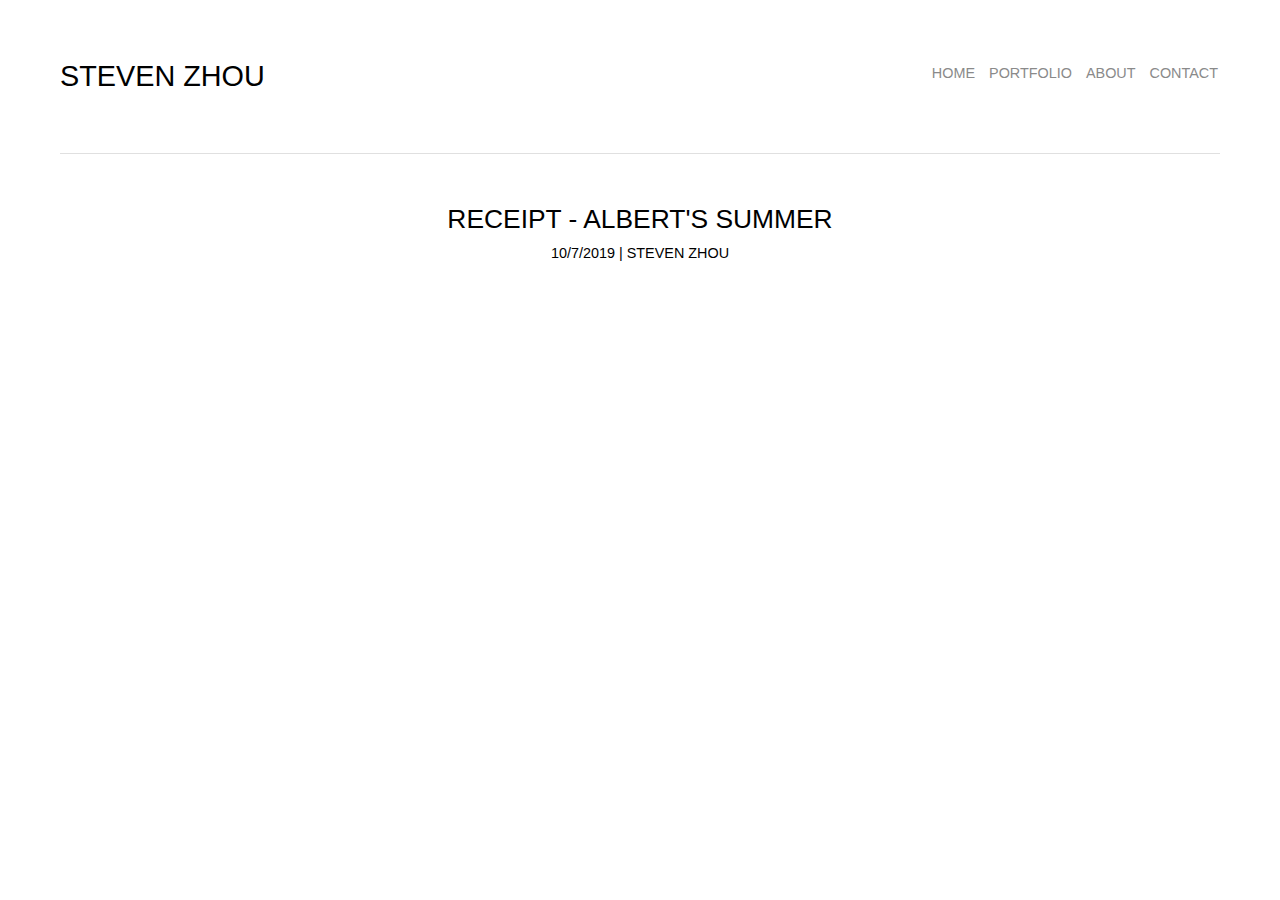
<file: receipt.html>
<!DOCTYPE html>
<html>
<head>
    <meta charset="utf-8" />
    <title>Receipt</title> <!-- tab title -->
    <link rel="stylesheet" href="styles.css"> <!-- opens styles.css file -->
</head>
<body> <!-- body text -->
    <div class="container">
        <div class="nav-wrapper">
            <div class="left-side"> <!-- creates a grouping on the left -->
                <div class="brand"> <!-- text -->
                    <div>steven zhou</div> <!-- create a name -->
                </div>
            </div>
            <div class="right-side"> <!-- creates a grouping on the right -->
                <div class="nav-link-wrapper"> <!-- link -->
                    <a href="index.html">Home</a> <!-- link to index/home page -->
                </div>
                <div class="nav-link-wrapper"> <!-- link -->
                    <a href="portfolio.html">Portfolio</a> <!-- link to portfolio page -->
                </div>
                <div class="nav-link-wrapper"> <!-- link -->
                    <a href="about.html">About</a> <!-- link to about page -->
                </div>
                <div class="nav-link-wrapper"> <!-- link -->
                    <a href="contact.html">Contact</a> <!-- link to contact page -->
                </div>
            </div>
        </div>
        <div class="content-wrapper">
            <div class="line"></div>
            <div class="titles">
                receipt - albert's summer
            </div>
            <div class="date">
                10/7/2019  |  Steven Zhou 
            </div>
        
        </div>
    </div>
    <div style="margin-top:70px"></div>
</body>
</html>
</file>
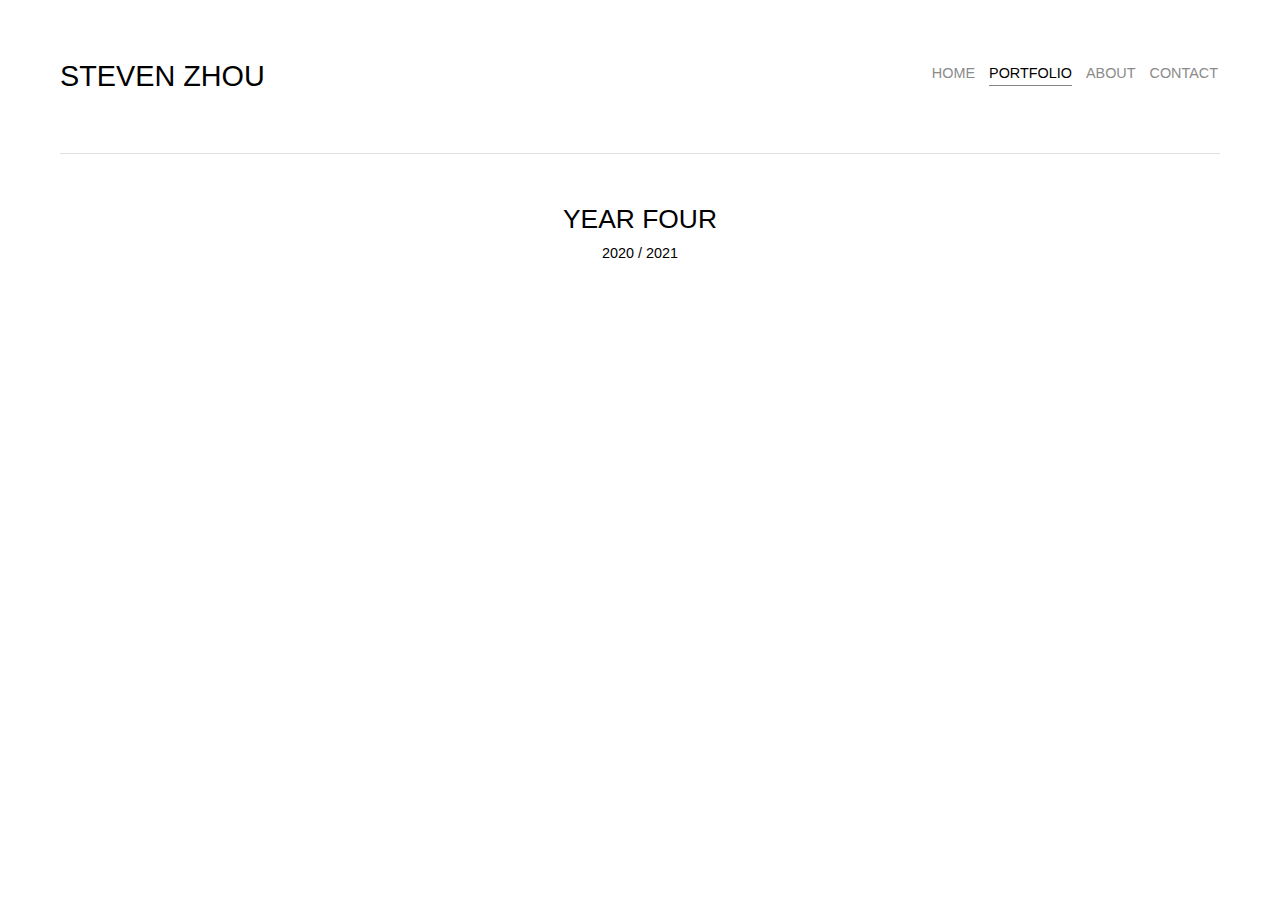
<file: yearFour.html>
<!DOCTYPE html>
<html>
<head>
    <meta charset="utf-8" />
    <title>Year Four</title> <!-- tab title -->
    <link rel="stylesheet" href="styles.css"> <!-- opens styles.css file -->
</head>
<body> <!-- body text -->
    <div class="container">
        <div class="nav-wrapper">
            <div class="left-side"> <!-- creates a grouping on the left -->
                <div class="brand"> <!-- text -->
                    <div>steven zhou</div> <!-- create a name -->
                </div>
            </div>
            <div class="right-side"> <!-- creates a grouping on the right -->
                <div class="nav-link-wrapper"> <!-- link -->
                    <a href="index.html">Home</a> <!-- link to index/home page -->
                </div>
                <div class="nav-link-wrapper active-nav-link"> <!-- link -->
                    <a href="portfolio.html">Portfolio</a> <!-- link to portfolio page -->
                </div>
                <div class="nav-link-wrapper"> <!-- link -->
                    <a href="about.html">About</a> <!-- link to about page -->
                </div>
                <div class="nav-link-wrapper"> <!-- link -->
                    <a href="contact.html">Contact</a> <!-- link to contact page -->
                </div>
            </div>
        </div>
        <div class="content-wrapper">
            <div class="line"></div>
            <div class="titles">
                year four
            </div>
            <div class="date">
                2020 / 2021
            </div>
        
        </div>
    </div>
    <div style="margin-top:70px"></div>
</body>
</html>
</file>
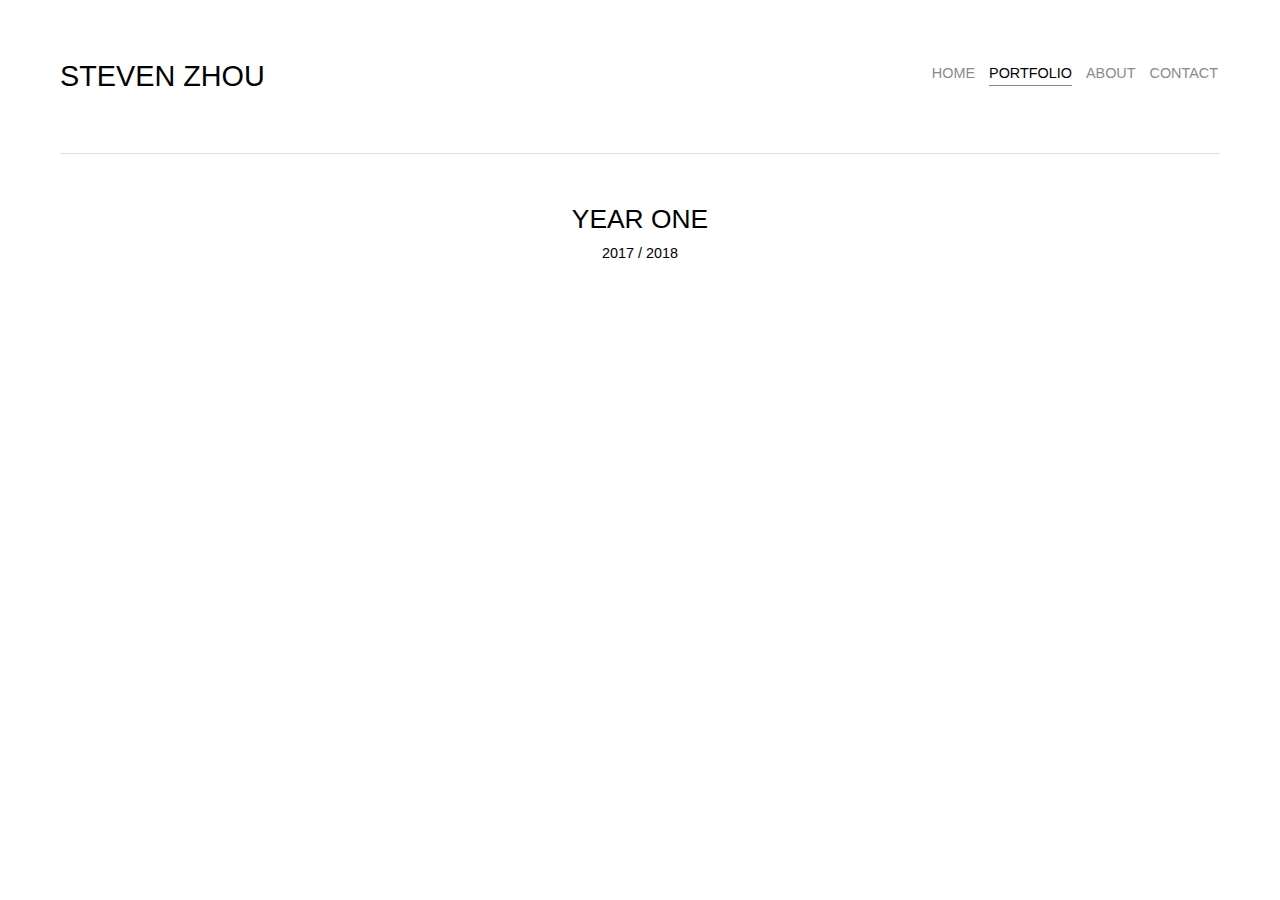
<file: yearOne.html>
<!DOCTYPE html>
<html>
<head>
    <meta charset="utf-8" />
    <title>Year One</title> <!-- tab title -->
    <link rel="stylesheet" href="styles.css"> <!-- opens styles.css file -->
</head>
<body> <!-- body text -->
    <div class="container">
        <div class="nav-wrapper">
            <div class="left-side"> <!-- creates a grouping on the left -->
                <div class="brand"> <!-- text -->
                    <div>steven zhou</div> <!-- create a name -->
                </div>
            </div>
            <div class="right-side"> <!-- creates a grouping on the right -->
                <div class="nav-link-wrapper"> <!-- link -->
                    <a href="index.html">Home</a> <!-- link to index/home page -->
                </div>
                <div class="nav-link-wrapper active-nav-link"> <!-- link -->
                    <a href="portfolio.html">Portfolio</a> <!-- link to portfolio page -->
                </div>
                <div class="nav-link-wrapper"> <!-- link -->
                    <a href="about.html">About</a> <!-- link to about page -->
                </div>
                <div class="nav-link-wrapper"> <!-- link -->
                    <a href="contact.html">Contact</a> <!-- link to contact page -->
                </div>
            </div>
        </div>
        <div class="content-wrapper">
            <div class="line"></div>
            <div class="titles">
                year one
            </div>
            <div class="date">
                2017 / 2018
            </div>
        
        </div>
    </div>
    <div style="margin-top:70px"></div>
</body>
</html>
</file>
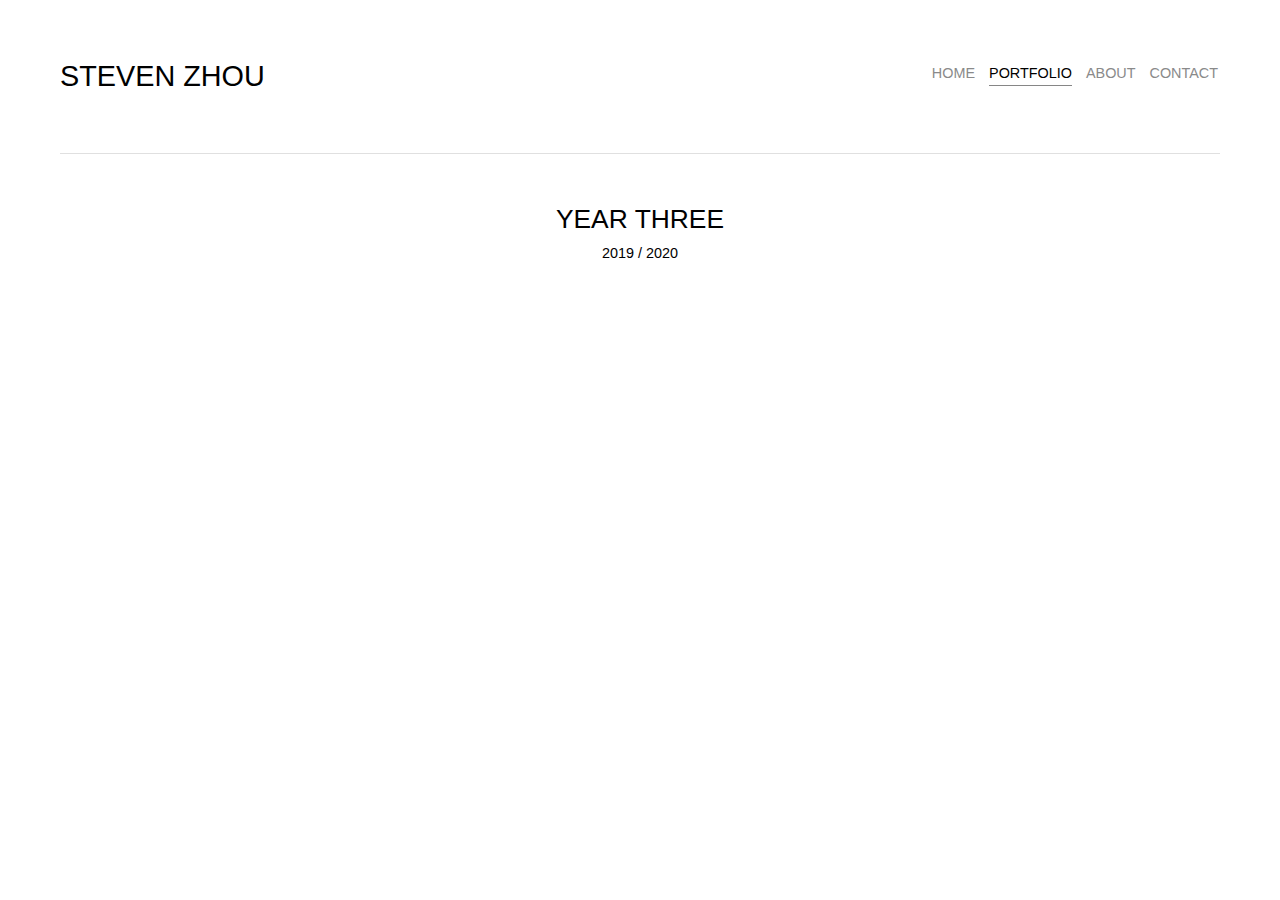
<file: yearThree.html>
<!DOCTYPE html>
<html>
<head>
    <meta charset="utf-8" />
    <title>Year Three</title> <!-- tab title -->
    <link rel="stylesheet" href="styles.css"> <!-- opens styles.css file -->
</head>
<body> <!-- body text -->
    <div class="container">
        <div class="nav-wrapper">
            <div class="left-side"> <!-- creates a grouping on the left -->
                <div class="brand"> <!-- text -->
                    <div>steven zhou</div> <!-- create a name -->
                </div>
            </div>
            <div class="right-side"> <!-- creates a grouping on the right -->
                <div class="nav-link-wrapper"> <!-- link -->
                    <a href="index.html">Home</a> <!-- link to index/home page -->
                </div>
                <div class="nav-link-wrapper active-nav-link"> <!-- link -->
                    <a href="portfolio.html">Portfolio</a> <!-- link to portfolio page -->
                </div>
                <div class="nav-link-wrapper"> <!-- link -->
                    <a href="about.html">About</a> <!-- link to about page -->
                </div>
                <div class="nav-link-wrapper"> <!-- link -->
                    <a href="contact.html">Contact</a> <!-- link to contact page -->
                </div>
            </div>
        </div>
        <div class="content-wrapper">
            <div class="line"></div>
            <div class="titles">
                year three
            </div>
            <div class="date">
                2019 / 2020
            </div>
        
        </div>
    </div>
    <div style="margin-top:70px"></div>
</body>
</html>
</file>
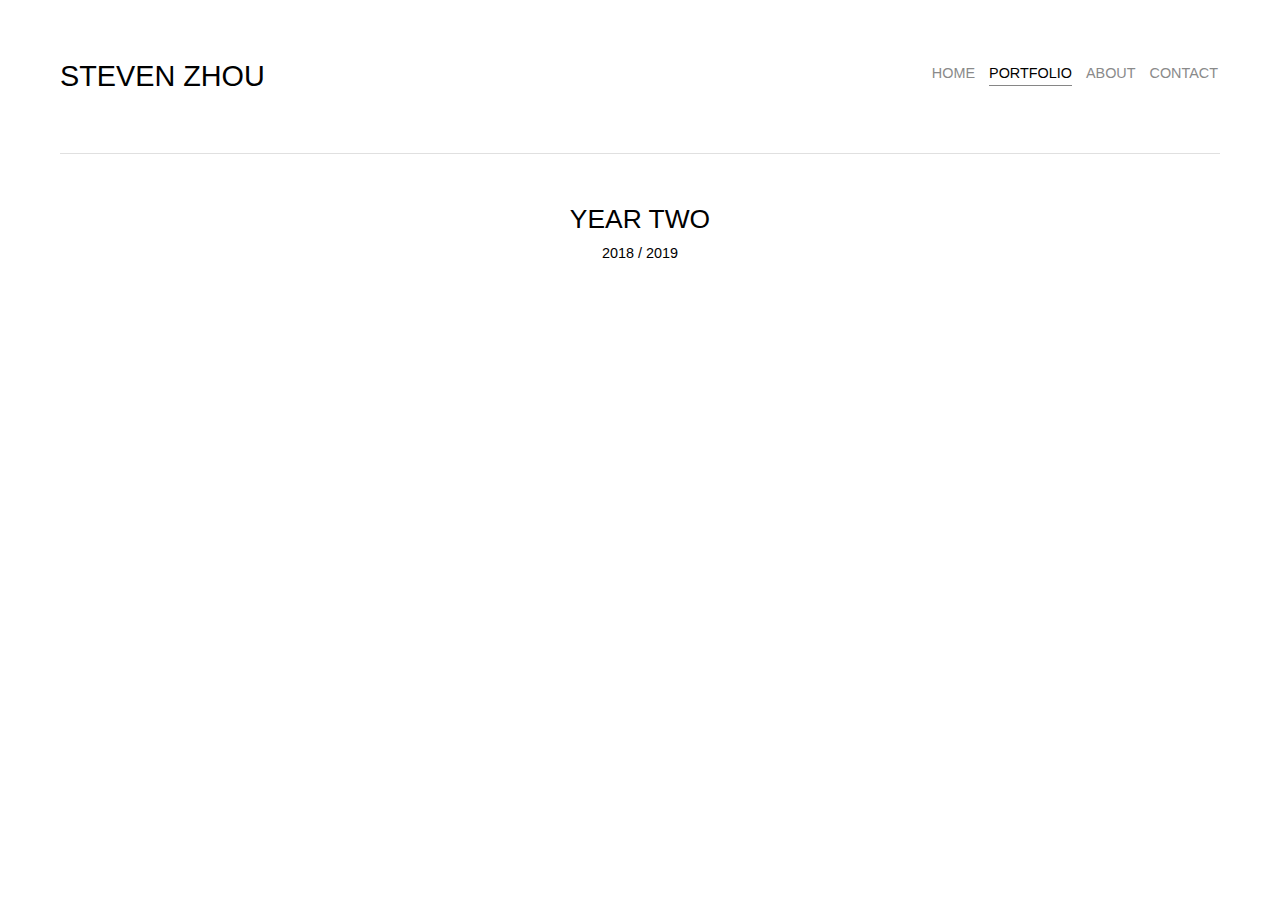
<file: yearTwo.html>
<!DOCTYPE html>
<html>
<head>
    <meta charset="utf-8" />
    <title>Year Two</title> <!-- tab title -->
    <link rel="stylesheet" href="styles.css"> <!-- opens styles.css file -->
</head>
<body> <!-- body text -->
    <div class="container">
        <div class="nav-wrapper">
            <div class="left-side"> <!-- creates a grouping on the left -->
                <div class="brand"> <!-- text -->
                    <div>steven zhou</div> <!-- create a name -->
                </div>
            </div>
            <div class="right-side"> <!-- creates a grouping on the right -->
                <div class="nav-link-wrapper"> <!-- link -->
                    <a href="index.html">Home</a> <!-- link to index/home page -->
                </div>
                <div class="nav-link-wrapper active-nav-link"> <!-- link -->
                    <a href="portfolio.html">Portfolio</a> <!-- link to portfolio page -->
                </div>
                <div class="nav-link-wrapper"> <!-- link -->
                    <a href="about.html">About</a> <!-- link to about page -->
                </div>
                <div class="nav-link-wrapper"> <!-- link -->
                    <a href="contact.html">Contact</a> <!-- link to contact page -->
                </div>
            </div>
        </div>
        <div class="content-wrapper">
            <div class="line"></div>
            <div class="titles">
                year two
            </div>
            <div class="date">
                2018 / 2019
            </div>
        
        </div>
    </div>
    <div style="margin-top:70px"></div>
</body>
</html>
</file>
<file: styles.css>
/* Master Styles */
body {
    margin: 0px; /* default margin is 8 pixels, therefore we must override it */
    font-family: sans-serif;
    font-weight: 100;
}

.container {
    display: grid; /* creates grid */
    grid-template-columns: 1fr; /* grid is 1 fractional unit, going from end to end of page */
}

/* Nav Styles */
.nav-wrapper{
    display: flex; /* takes the divs and places them horizontally instead of vertically */
    justify-content: space-between; /* separates the divs */
    padding: 60px; /* adds 60 pixels to the sides of the page and the text/links */
}

.right-side{
    display: flex; /* takes the divs and places them horizontally instead of vertically */
}

.nav-wrapper > .right-side > div { /* order of operations, taking the divs from right side from nav wrapper */
    margin-top: 5px; /* add 12 pixels above the links */
    margin-left: 12px; /* add 20 pixels between the two links */
    margin-right: 2px;
    font-size: 0.9em; /* default font is 1 em, therefore we take 0.9 or 90% of 1 */
    text-transform: uppercase; /* makes the text all caps */
}

.nav-link-wrapper {
    height: 20px;
    border-bottom: 1px solid transparent; /* creates 1 pixel line under the link */
    transition: border-bottom 0.5s; /* transition lasts 0.5 seconds */
}

.nav-link-wrapper a {
    color: #8a8a8a; /* gives the link a color */
    text-decoration: none; /* removes the link underline */
    transition: color 0.5s; /* color transition lasts 0.5 seconds */
}

.nav-link-wrapper:hover { /* when mouse hovers over it */
    border-bottom: 1px solid #868686; /* makes the line gray */
}

.nav-link-wrapper a:hover { /* when mouse hovers over it */
    color: black /* makes the hover black */
}

.left-side{
    font-size: 1.8em; /* default font is 1 em, therefore we take 1.8 or 180% of 1 */
    text-transform: uppercase; /* makes the text all caps */
}

.active-nav-link{
    border-bottom: 1px solid #868686 !important;
}

.active-nav-link a{
    color: black !important;
}

/* Portfolio Styles */
.line{
    border-top: 1.5px solid #e0e0e0; 
    padding-top: 40px;
    margin-left: 60px; 
    margin-right: 60px; 
    padding-bottom: 10px;
}

.blog-posts{
    font-size: 1.65em; /* default font is 1 em, therefore we take 1.4 or 140% of 1 */
    text-transform: uppercase; /* makes the text all caps */
    text-align: center; 
    padding-bottom: 43px; 
}

.portfolio-items-wrapper{
    padding-left: 58px; 
    padding-right: 58px;
}

.portfolio-item-wrapper{
    position: relative; /* items reacts with each other */ 
}

.portfolio-img-background{
    height: 420px;
    width: 100%;
    background-size: cover; /* crops images to same size*/
    background-position: center; 
    background-repeat: no-repeat; 
    filter: brightness(70%);
}

.portfolio-img-background-darker{
    height: 420px;
    width: 100%;
    background-size: cover; /* crops images to same size*/
    background-position: center; 
    background-repeat: no-repeat; 
    filter: brightness(60%);
}

.img-text-wrapper{ 
    color: transparent;
    position: absolute; 
    top: 0; /* wrapper positioned at very top */
    display: flex; /* wrapper itself using flexbox */ 
    flex-direction: column;
    height: 100%; 
    width: 100%;
    margin: 0px;
    justify-content: center;
    align-items: center;
    text-align: center; 
}

.title a {  
    color: white;
    text-decoration: none; /* removes the link underline */
    font-size: 1.5em; /* default font is 1 em, therefore we take 1.4 or 140% of 1 */
    text-transform: uppercase; /* makes the text all caps */
    border-bottom: 1px solid transparent; /* creates 1 pixel line under the link */
}

.title a:hover {
    border-bottom: 1px solid white; /* creates 1 pixel line under the link */
    transition: 0.2s;
    padding-bottom: 2px;
}

.img-text-wrapper .subtitle{
    padding-top: 10px;
    font-size: 1em;
    transition: 0.5s; 
    padding-left: 100px;
    padding-right: 100px;
}

.img-text-wrapper:hover .subtitle{
    color: white;
    font-size: 1em; 
    padding-bottom: 10px;
    padding-left: 100px;
    padding-right: 100px;
}

.img-text-wrapper .date{
    transition: 0.5s; 
    font-size: 0.9em;
    padding-bottom: 3px;
}

.img-text-wrapper:hover .date{
    color: white;
    font-size: 0.9em; 
    padding-bottom: 3px;
}

.divider{
    padding-top: 40px;
}

.img-darken{ /* js can actively use/remove this class to perform animation */
    transition: 0.5s;
    filter: brightness(30%);
}

.img-darken-darker{ /* js can actively use/remove this class to perform animation */
    transition: 0.5s;
    filter: brightness(20%);
}

.date {
    font-size: 0.9em; 
    text-transform: uppercase;
    text-align: center;
}

.titles{
    font-size: 1.65em; /* default font is 1 em, therefore we take 1.4 or 140% of 1 */
    text-transform: uppercase; /* makes the text all caps */
    text-align: center; 
    padding-bottom: 10px;
}

/* Blog Posts */
.post{
    width: 1100px;
    margin-left: auto;
    margin-right: auto;
}

.blog-post-paragraphs{
    padding-top: 40px;
    padding-left: 60px;
    padding-right: 60px;
    text-align: justify;
    text-align-last: left;
    line-height: 140%; 
}

.lineSculptureImage{
    z-index: -1; 
}

.lineSculptureImages p{
    position: absolute;
    padding-top: -100px;
    padding-left: 200px;
    color: transparent;
    text-transform: uppercase;
    font-size: 1.3em;
    margin: 0;
    transition: 0.5s;
    z-index: 1;
}

.lineSculptureImages:hover p{
    position: absolute;
    padding-top: -100px;
    padding-left: 200px;
    color: white;
    text-transform: uppercase;
    font-size: 1.3em;
    margin: 0;
    z-index: 1;
}

.space-between{
    width: 550px;
}

.side-by-side{
    display: flex;
    align-items: center;
}

.side-by-side img{
    padding-top: 6px;
    height: auto;
    width: 470px;
}

.panels {
    display: flex;
}

.panel img{
    height: 200px;
    width: auto;
    background-size: cover; 
    display: grid;
    grid-template-columns: 1fr 1fr 1fr 1fr 1fr 1fr 1fr 1fr;
}

/* Contact Page */
.contacts-wrapper{
    padding-top: 80px;
    display: grid;
    padding-left: 100px;
    padding-right: 100px;
    grid-template-columns: 1fr 1fr 1fr 1fr 1fr 1fr;
}

.contact-wrapper{
    text-align: center;
}

.contact-wrapper img{
    height: 100px;
    width: auto;
}

.contact-wrapper .logo-text-wrapper{
    font-size: 0.9em;
    padding-top: 10px;
    color: white;
}

.contact-wrapper:hover .logo-text-wrapper{
    color: #8a8a8a;
    transition: 1s; 
    font-size: 0.9em; 
    padding-top: 10px;
}

.contact-text{
    padding-top: 90px;
    font-size: 0.8em; 
    text-transform: uppercase;
    text-align: center;
}
</file>
<file: Line Sculpture_files/styles.css>
/* Master Styles */
body {
    margin: 0px; /* default margin is 8 pixels, therefore we must override it */
    font-family: sans-serif;
    font-weight: 100;
}

.container {
    display: grid; /* creates grid */
    grid-template-columns: 1fr; /* grid is 1 fractional unit, going from end to end of page */
}

/* Nav Styles */
.nav-wrapper{
    display: flex; /* takes the divs and places them horizontally instead of vertically */
    justify-content: space-between; /* separates the divs */
    padding: 60px; /* adds 60 pixels to the sides of the page and the text/links */
}

.right-side{
    display: flex; /* takes the divs and places them horizontally instead of vertically */
}

.nav-wrapper > .right-side > div { /* order of operations, taking the divs from right side from nav wrapper */
    margin-top: 5px; /* add 12 pixels above the links */
    margin-left: 12px; /* add 20 pixels between the two links */
    margin-right: 2px;
    font-size: 0.9em; /* default font is 1 em, therefore we take 0.9 or 90% of 1 */
    text-transform: uppercase; /* makes the text all caps */
}

.nav-link-wrapper {
    height: 20px;
    border-bottom: 1px solid transparent; /* creates 1 pixel line under the link */
    transition: border-bottom 0.5s; /* transition lasts 0.5 seconds */
}

.nav-link-wrapper a {
    color: #8a8a8a; /* gives the link a color */
    text-decoration: none; /* removes the link underline */
    transition: color 0.5s; /* color transition lasts 0.5 seconds */
}

.nav-link-wrapper:hover { /* when mouse hovers over it */
    border-bottom: 1px solid #868686; /* makes the line gray */
}

.nav-link-wrapper a:hover { /* when mouse hovers over it */
    color: black /* makes the hover black */
}

.left-side{
    font-size: 1.8em; /* default font is 1 em, therefore we take 1.8 or 180% of 1 */
    text-transform: uppercase; /* makes the text all caps */
}

.active-nav-link{
    border-bottom: 1px solid #868686 !important;
}

.active-nav-link a{
    color: black !important;
}

/* Portfolio Styles */
.line{
    border-top: 1.5px solid #e0e0e0; 
    padding-top: 40px;
    margin-left: 60px; 
    margin-right: 60px; 
    padding-bottom: 10px;
}

.blog-posts{
    font-size: 1.65em; /* default font is 1 em, therefore we take 1.4 or 140% of 1 */
    text-transform: uppercase; /* makes the text all caps */
    text-align: center; 
    padding-bottom: 43px; 
}

.portfolio-items-wrapper{
    padding-left: 58px; 
    padding-right: 58px;
}

.portfolio-item-wrapper{
    position: relative; /* items reacts with each other */ 
}

.portfolio-img-background{
    height: 420px;
    width: 100%;
    background-size: cover; /* crops images to same size*/
    background-position: center; 
    background-repeat: no-repeat; 
    filter: brightness(70%);
}

.portfolio-img-background-darker{
    height: 420px;
    width: 100%;
    background-size: cover; /* crops images to same size*/
    background-position: center; 
    background-repeat: no-repeat; 
    filter: brightness(60%);
}

.img-text-wrapper{ 
    color: transparent;
    position: absolute; 
    top: 0; /* wrapper positioned at very top */
    display: flex; /* wrapper itself using flexbox */ 
    flex-direction: column;
    height: 100%; 
    width: 100%;
    margin: 0px;
    justify-content: center;
    align-items: center;
    text-align: center; 
}

.title a {  
    color: white;
    text-decoration: none; /* removes the link underline */
    font-size: 1.5em; /* default font is 1 em, therefore we take 1.4 or 140% of 1 */
    text-transform: uppercase; /* makes the text all caps */
    border-bottom: 1px solid transparent; /* creates 1 pixel line under the link */
}

.title a:hover {
    border-bottom: 1px solid white; /* creates 1 pixel line under the link */
    transition: 0.2s;
    padding-bottom: 2px;
}

.img-text-wrapper .subtitle{
    padding-top: 10px;
    font-size: 1em;
    transition: 0.5s; 
    padding-left: 100px;
    padding-right: 100px;
}

.img-text-wrapper:hover .subtitle{
    color: white;
    font-size: 1em; 
    padding-bottom: 10px;
    padding-left: 100px;
    padding-right: 100px;
}

.img-text-wrapper .date{
    transition: 0.5s; 
    font-size: 0.9em;
    padding-bottom: 3px;
}

.img-text-wrapper:hover .date{
    color: white;
    font-size: 0.9em; 
    padding-bottom: 3px;
}

.divider{
    padding-top: 40px;
}

.img-darken{ /* js can actively use/remove this class to perform animation */
    transition: 0.5s;
    filter: brightness(30%);
}

.img-darken-darker{ /* js can actively use/remove this class to perform animation */
    transition: 0.5s;
    filter: brightness(20%);
}

.date {
    font-size: 0.9em; 
    text-transform: uppercase;
    text-align: center;
}

.titles{
    font-size: 1.65em; /* default font is 1 em, therefore we take 1.4 or 140% of 1 */
    text-transform: uppercase; /* makes the text all caps */
    text-align: center; 
    padding-bottom: 10px;
}

/* Blog Posts */
.post{
    width: 1100px;
    margin-left: auto;
    margin-right: auto;
}

.blog-post-paragraphs{
    padding-top: 40px;
    padding-left: 60px;
    padding-right: 60px;
    text-align: justify;
    text-align-last: left;
    line-height: 140%; 
}

.line-right-side p{
    position: absolute;
    padding-top: 100px;
    padding-left: 200px;
    color: transparent;
    text-transform: uppercase;
    font-size: 1.3em;
    margin: 0;
    transition: 0.5s;
}

.line-right-side p:hover{
    position: absolute;
    padding-top: 100px;
    padding-left: 200px;
    color: white;
    text-transform: uppercase;
    font-size: 1.3em;
    margin: 0;
}

.lineSculptureDescriptions:hover p{
    color: white;
}

.space-between{
    width: 550px;
}

.side-by-side{
    display: flex;
    align-items: center;
}

.side-by-side img{
    padding-top: 6px;
    height: auto;
    width: 470px;
}

.panels {
    display: flex;
}

.panel img{
    height: 200px;
    width: auto;
    background-size: cover; 
    display: grid;
    grid-template-columns: 1fr 1fr 1fr 1fr 1fr 1fr 1fr 1fr;
}

/* Contact Page */
.contacts-wrapper{
    padding-top: 80px;
    display: grid;
    padding-left: 100px;
    padding-right: 100px;
    grid-template-columns: 1fr 1fr 1fr 1fr 1fr 1fr;
}

.contact-wrapper{
    text-align: center;
}

.contact-wrapper img{
    height: 100px;
    width: auto;
}

.contact-wrapper .logo-text-wrapper{
    font-size: 0.9em;
    padding-top: 10px;
    color: white;
}

.contact-wrapper:hover .logo-text-wrapper{
    color: #8a8a8a;
    transition: 1s; 
    font-size: 0.9em; 
    padding-top: 10px;
}

.contact-text{
    padding-top: 90px;
    font-size: 0.8em; 
    text-transform: uppercase;
    text-align: center;
}
</file>
